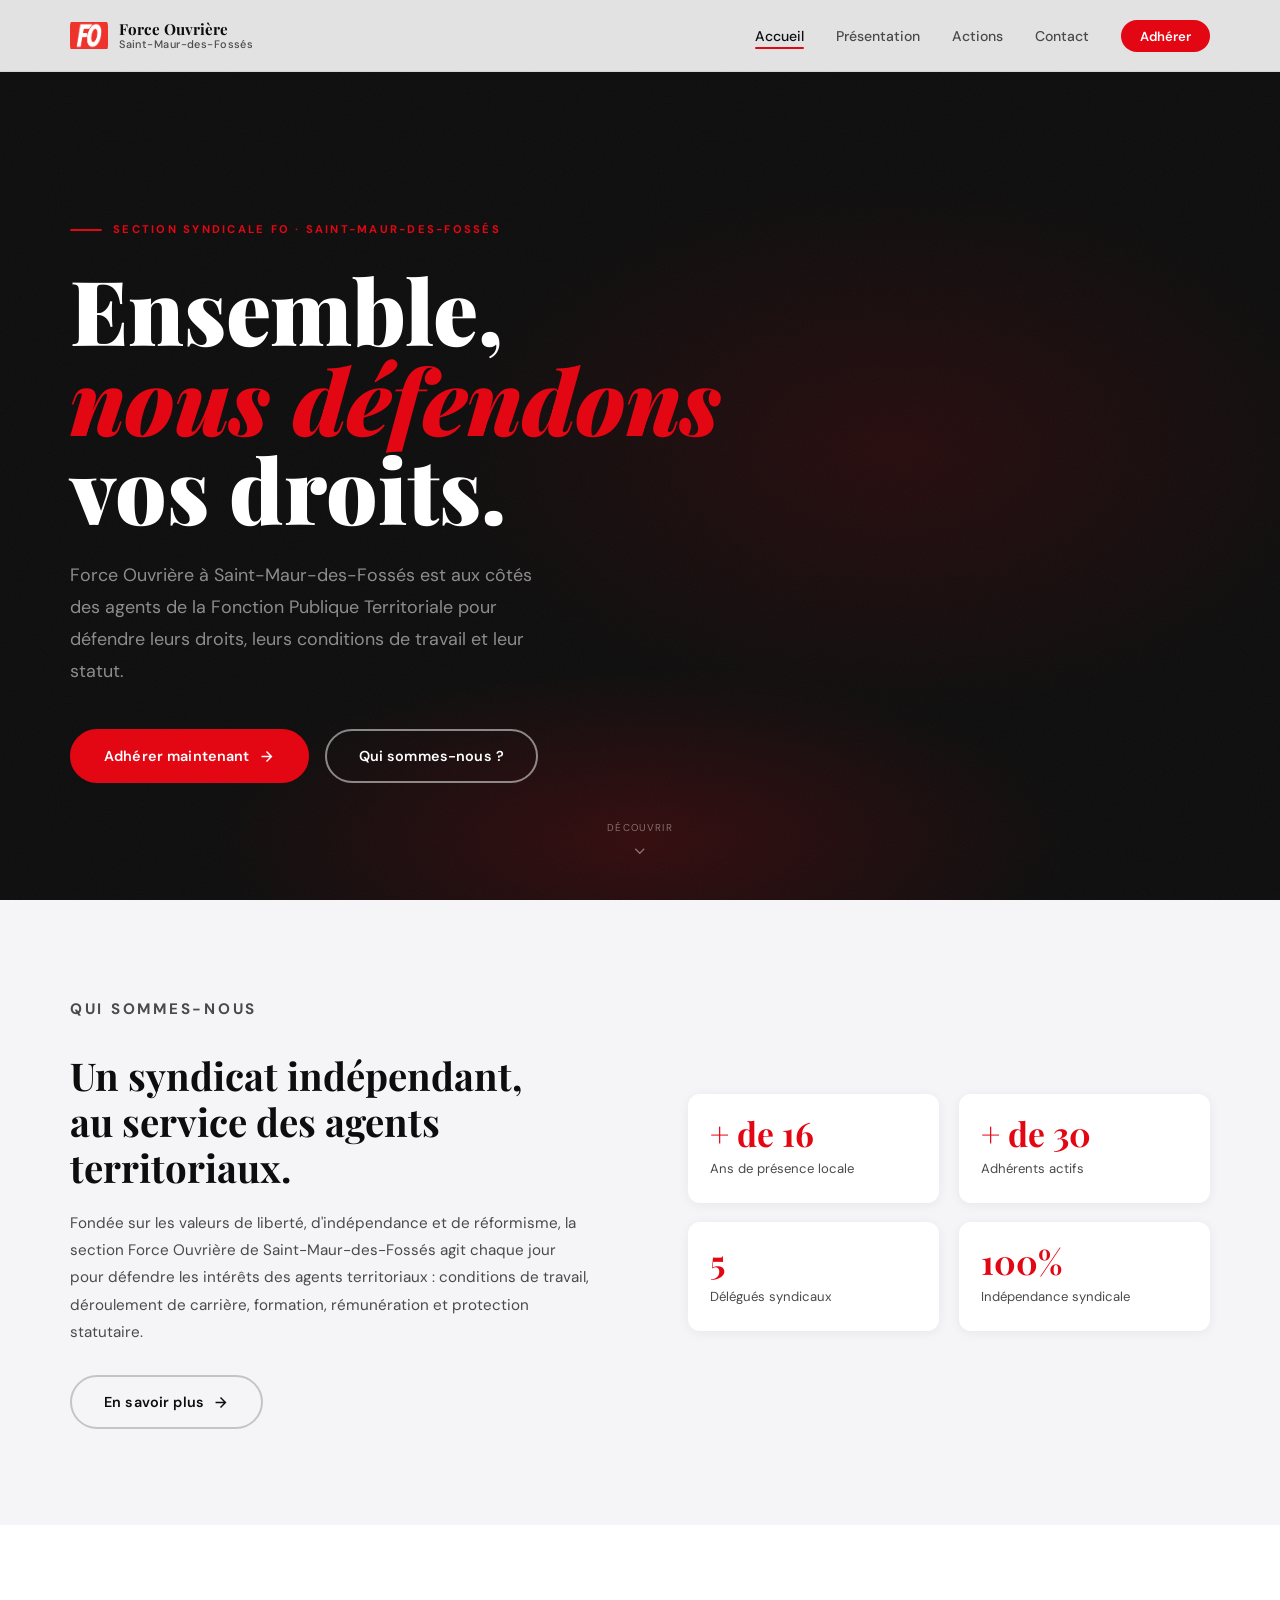
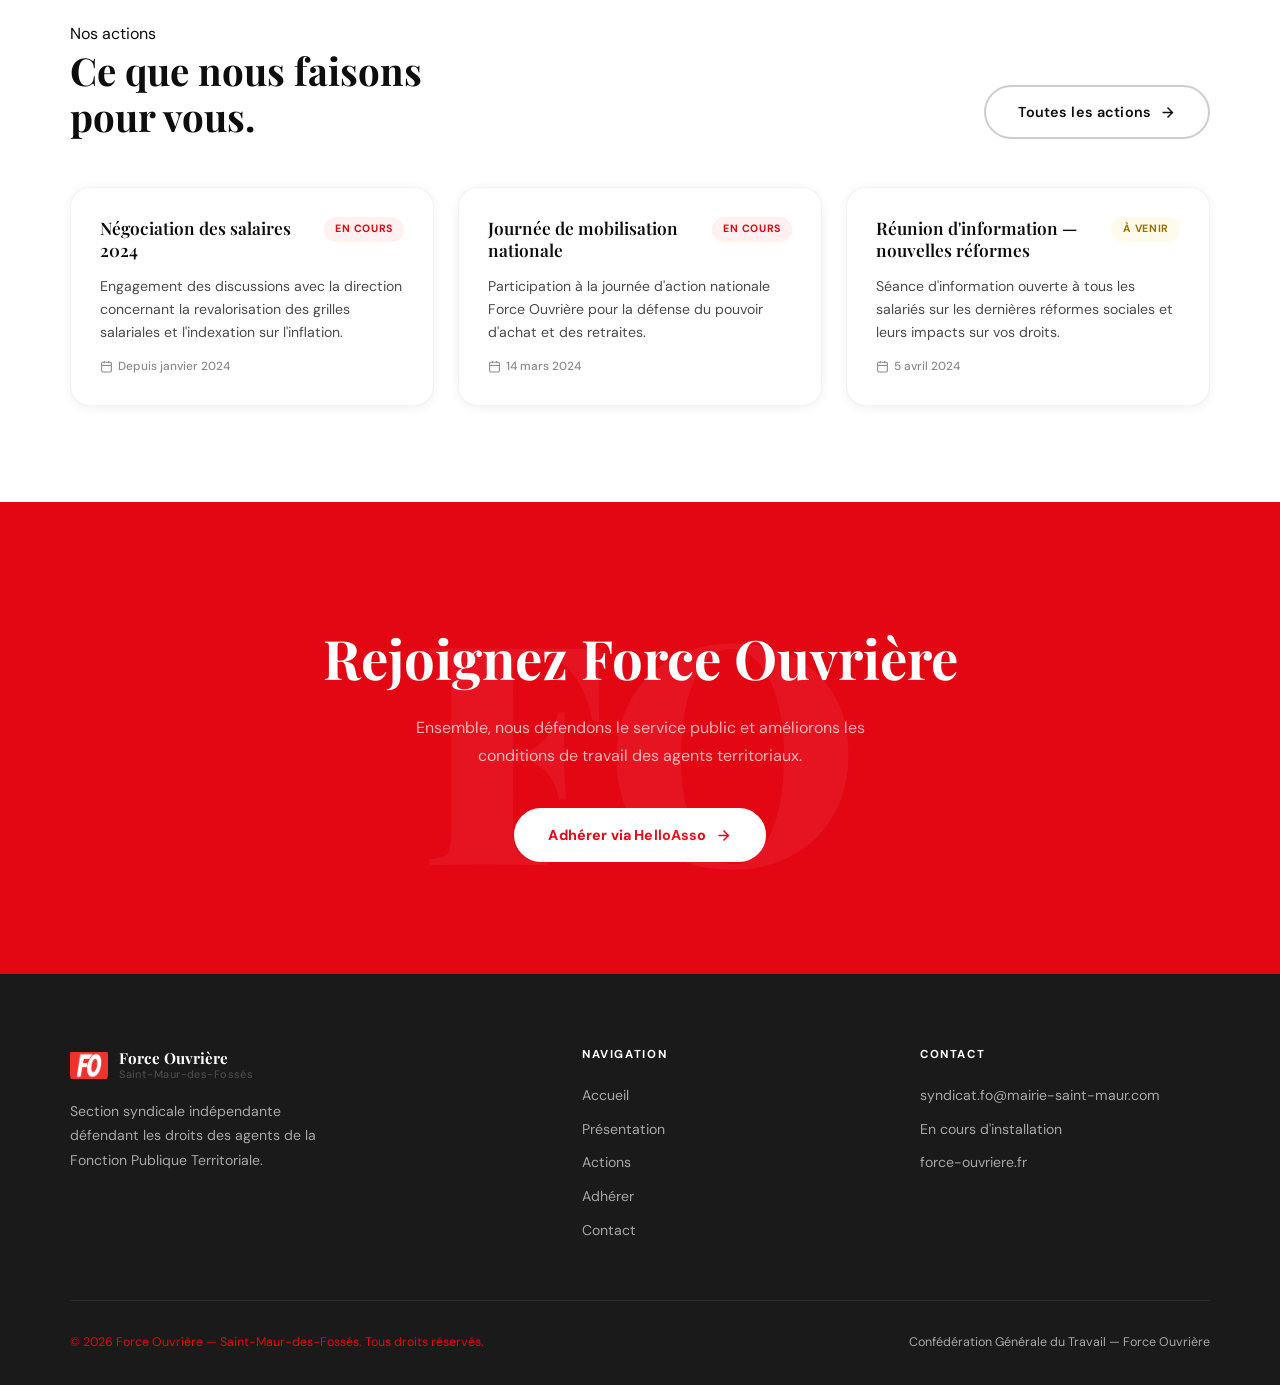
<file: index.html>
<!DOCTYPE html>
<html lang="fr">
<head>
  <meta charset="UTF-8" />
  <meta name="viewport" content="width=device-width, initial-scale=1.0" />
  <meta name="description" content="Force Ouvrière — Section syndicale de Saint-Maur-des-Fossés. Défense des agents de la Fonction Publique Territoriale, accompagnement et action syndicale." />
  <title>Force Ouvrière — Saint-Maur-des-Fossés</title>
  <link rel="stylesheet" href="css/styles.css" />

  <!-- Favicon placeholder (replace with a real .ico or .png) -->
  <link rel="icon" href="data:image/svg+xml,<svg xmlns='http://www.w3.org/2000/svg' viewBox='0 0 100 100'><rect width='100' height='100' rx='18' fill='%23E30613'/><text y='.9em' font-size='72' x='50%25' text-anchor='middle' fill='white' font-weight='bold'>FO</text></svg>" />
</head>
<body>

<!-- =============================================
     NAVBAR
     ============================================= -->
<header>
  <nav class="navbar" role="navigation" aria-label="Navigation principale">
    <div class="nav-inner">

      <!-- Logo -->
      <a href="index.html" class="nav-logo" aria-label="Accueil Force Ouvrière Saint-Maur">
        <div class="nav-logo-badge" aria-hidden="true">
              <img src="assets/images/logo-fo.png" alt="Logo Force Ouvrière" />
        </div>
        <div class="nav-logo-text">
          <span class="name">Force Ouvrière</span>
          <span class="city">Saint-Maur-des-Fossés</span>
        </div>
      </a>

      <!-- Desktop links -->
      <ul class="nav-links" role="list">
        <li><a href="index.html" class="active">Accueil</a></li>
        <li><a href="presentation.html">Présentation</a></li>
        <li><a href="actions.html">Actions</a></li>
        <li><a href="contact.html">Contact</a></li>
        <li><a href="adhesion.html" class="nav-cta">Adhérer</a></li>
      </ul>

      <!-- Hamburger button (mobile) -->
      <button class="nav-toggle" aria-label="Menu" aria-expanded="false">
        <span></span><span></span><span></span>
      </button>
    </div>
  </nav>

  <!-- Mobile dropdown menu -->
  <nav class="nav-mobile" aria-label="Menu mobile">
    <a href="index.html" class="active">Accueil</a>
    <a href="presentation.html">Présentation</a>
    <a href="actions.html">Actions</a>
    <a href="contact.html">Contact</a>
    <a href="adhesion.html" class="nav-cta">Adhérer via HelloAsso</a>
  </nav>
</header>

<main>

  <!-- =============================================
       HERO SECTION
       ============================================= -->
  <section class="hero" aria-label="Bannière principale">
    <div class="container hero-content">

      <div class="hero-eyebrow">
        <div class="hero-eyebrow-line" aria-hidden="true"></div>
        <span>Section syndicale FO · Saint-Maur-des-Fossés</span>
      </div>

      <h1>
        Ensemble,<br>
        <em>nous défendons</em><br>
        vos droits.
      </h1>

      <p class="hero-sub">
        Force Ouvrière à Saint-Maur-des-Fossés est aux côtés des agents
        de la Fonction Publique Territoriale pour défendre leurs droits,
        leurs conditions de travail et leur statut.
      </p>

      <div class="hero-btns">
        <a href="adhesion.html" class="btn btn-primary">
          Adhérer maintenant
          <svg viewBox="0 0 24 24" fill="none" stroke="currentColor" stroke-width="2" aria-hidden="true"><path d="M5 12h14M12 5l7 7-7 7"/></svg>
        </a>
        <a href="presentation.html" class="btn btn-outline">Qui sommes-nous ?</a>
      </div>
    </div>

    <!-- Scroll indicator -->
    <div class="hero-scroll" aria-hidden="true">
      <span>Découvrir</span>
      <svg viewBox="0 0 24 24"><polyline points="6 9 12 15 18 9"/></svg>
    </div>
  </section>


  <!-- =============================================
       INTRO BAND
       ============================================= -->
  <section class="intro-band" aria-label="Présentation rapide">
    <div class="container intro-inner">

      <div class="fade-in">
        <p class="intro-label">Qui sommes-nous</p>
        <h2>Un syndicat indépendant,<br>au service des agents territoriaux.</h2>
        <p>
          Fondée sur les valeurs de liberté, d'indépendance et de
          réformisme, la section Force Ouvrière de Saint-Maur-des-Fossés
          agit chaque jour pour défendre les intérêts des agents territoriaux :
          conditions de travail, déroulement de carrière, formation,
          rémunération et protection statutaire.
        </p>
        <a href="presentation.html" class="btn btn-outline-dark">
          En savoir plus
          <svg viewBox="0 0 24 24" fill="none" stroke="currentColor" stroke-width="2" aria-hidden="true"><path d="M5 12h14M12 5l7 7-7 7"/></svg>
        </a>
      </div>

      <div class="intro-stats stagger fade-in">
        <div class="stat-box">
          <strong>+ de 16</strong>
          <span>Ans de présence locale</span>
        </div>
        <div class="stat-box">
          <strong>+ de 30</strong>
          <span>Adhérents actifs</span>
        </div>
        <div class="stat-box">
          <strong>5</strong>
          <span>Délégués syndicaux</span>
        </div>
        <div class="stat-box">
          <strong>100%</strong>
          <span>Indépendance syndicale</span>
        </div>
      </div>

    </div>
  </section>


  <!-- =============================================
       ACTIONS PREVIEW
       ============================================= -->
  <section class="actions-preview" aria-label="Actions syndicales récentes">
    <div class="container">

      <div class="section-header fade-in">
        <div>
          <p class="section-tag">Nos actions</p>
          <h2>Ce que nous faisons<br>pour vous.</h2>
        </div>
        <a href="actions.html" class="btn btn-outline-dark">
          Toutes les actions
          <svg viewBox="0 0 24 24" fill="none" stroke="currentColor" stroke-width="2" aria-hidden="true"><path d="M5 12h14M12 5l7 7-7 7"/></svg>
        </a>
      </div>

      <!-- Cards injected by JS from ACTIONS array -->
      <div class="action-cards-grid stagger" id="home-actions-grid" aria-live="polite"></div>

    </div>
  </section>


  <!-- =============================================
       JOIN CTA BAND
       ============================================= -->
  <section class="join-band" aria-label="Appel à adhésion">
    <div class="container fade-in">
      <h2>Rejoignez Force Ouvrière</h2>
      <p>
        Ensemble, nous défendons le service public et améliorons
        les conditions de travail des agents territoriaux.
      </p>
      <a href="adhesion.html" class="btn btn-white">
        Adhérer via HelloAsso
        <svg viewBox="0 0 24 24" fill="none" stroke="currentColor" stroke-width="2" aria-hidden="true"><path d="M5 12h14M12 5l7 7-7 7"/></svg>
      </a>
    </div>
  </section>

</main>


<!-- =============================================
     FOOTER
     ============================================= -->
<footer role="contentinfo">
  <div class="container">
    <div class="footer-grid">

      <!-- Brand -->
      <div class="footer-brand">
        <div class="nav-logo">
          <div class="nav-logo-badge" aria-hidden="true">
              <img src="assets/images/logo-fo.png" alt="Logo Force Ouvrière" />
        </div>
          <div class="nav-logo-text">
            <span class="name">Force Ouvrière</span>
            <span class="city">Saint-Maur-des-Fossés</span>
          </div>
        </div>
        <p>Section syndicale indépendante défendant les droits des agents de la Fonction Publique Territoriale.</p>
      </div>

      <!-- Nav links -->
      <div class="footer-col">
        <h4>Navigation</h4>
        <a href="index.html">Accueil</a>
        <a href="presentation.html">Présentation</a>
        <a href="actions.html">Actions</a>
        <a href="adhesion.html">Adhérer</a>
        <a href="contact.html">Contact</a>
      </div>

      <!-- Contact info -->
      <div class="footer-col">
        <h4>Contact</h4>
        <a href="mailto:syndicat.fo@mairie-saint-maur.com">syndicat.fo@mairie-saint-maur.com</a>
        <a href="tel:">En cours d'installation</a>
        <a href="https://www.force-ouvriere.fr" target="_blank" rel="noopener">force-ouvriere.fr</a>
      </div>

    </div>

    <div class="footer-bottom">
      <span class="fo-red">© 2026 Force Ouvrière — Saint-Maur-des-Fossés. Tous droits réservés.</span>
      <span>Confédération Générale du Travail — Force Ouvrière</span>
    </div>
  </div>
</footer>

<script src="js/script.js"></script>
</body>
</html>
</file>
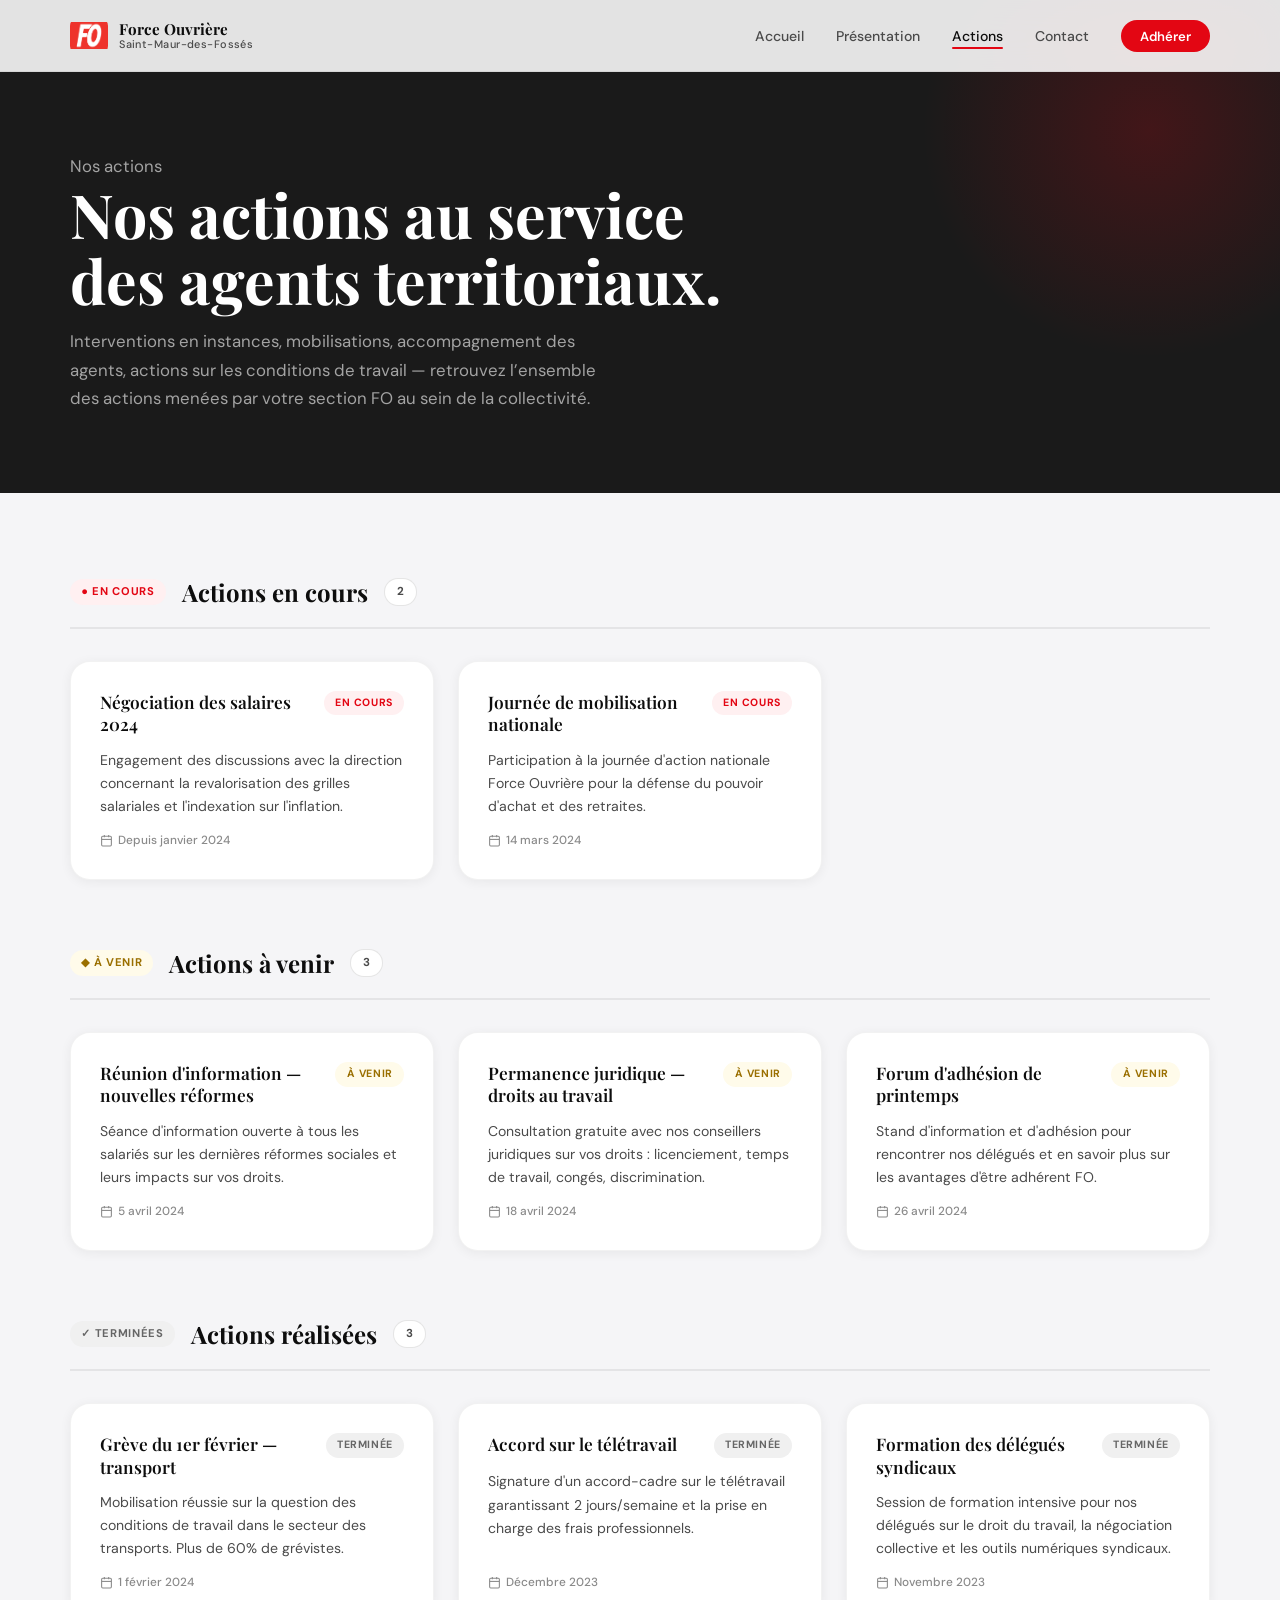
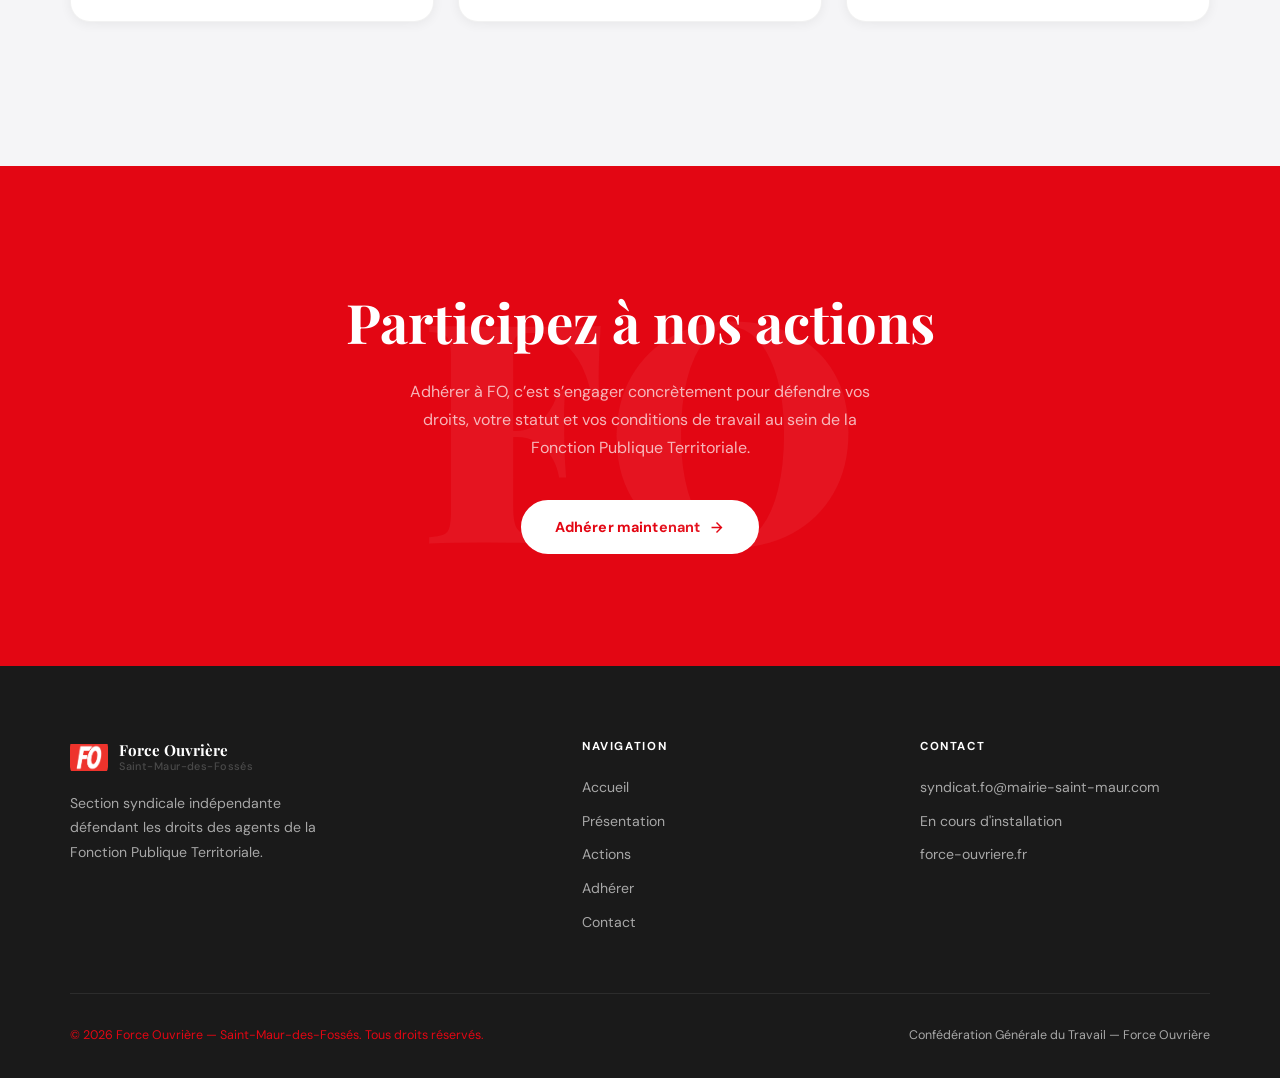
<file: actions.html>
<!DOCTYPE html>
<html lang="fr">
<head>
  <meta charset="UTF-8" />
  <meta name="viewport" content="width=device-width, initial-scale=1.0" />
  <meta name="description" content="Nos actions syndicales — Force Ouvrière Saint-Maur-des-Fossés. Défense des agents de la Fonction Publique Territoriale : actions en cours, à venir et réalisées." />
  <title>Actions — Force Ouvrière Saint-Maur-des-Fossés</title>
  <link rel="stylesheet" href="css/styles.css" />
  <link rel="icon" href="data:image/svg+xml,<svg xmlns='http://www.w3.org/2000/svg' viewBox='0 0 100 100'><rect width='100' height='100' rx='18' fill='%23E30613'/><text y='.9em' font-size='72' x='50%25' text-anchor='middle' fill='white' font-weight='bold'>FO</text></svg>" />
</head>
<body>

<!-- =============================================
     NAVBAR
     ============================================= -->
<header>
  <nav class="navbar" role="navigation" aria-label="Navigation principale">
    <div class="nav-inner">
      <a href="index.html" class="nav-logo" aria-label="Accueil Force Ouvrière Saint-Maur">
        <div class="nav-logo-badge" aria-hidden="true">
              <img src="assets/images/logo-fo.png" alt="Logo Force Ouvrière" />
        </div>
        <div class="nav-logo-text">
          <span class="name">Force Ouvrière</span>
          <span class="city">Saint-Maur-des-Fossés</span>
        </div>
      </a>
      <ul class="nav-links" role="list">
        <li><a href="index.html">Accueil</a></li>
        <li><a href="presentation.html">Présentation</a></li>
        <li><a href="actions.html" class="active">Actions</a></li>
        <li><a href="contact.html">Contact</a></li>
        <li><a href="adhesion.html" class="nav-cta">Adhérer</a></li>
      </ul>
      <button class="nav-toggle" aria-label="Menu" aria-expanded="false">
        <span></span><span></span><span></span>
      </button>
    </div>
  </nav>
  <nav class="nav-mobile" aria-label="Menu mobile">
    <a href="index.html">Accueil</a>
    <a href="presentation.html">Présentation</a>
    <a href="actions.html" class="active">Actions</a>
    <a href="contact.html">Contact</a>
    <a href="adhesion.html" class="nav-cta">Adhérer via HelloAsso</a>
  </nav>
</header>

<main>

  <!-- =============================================
       PAGE HEADER
       ============================================= -->
  <section class="page-header fade-in" aria-label="En-tête de page">
    <div class="container">
      <p class="section-tag">Nos actions</p>
      <h1>Nos actions au service<br>des agents territoriaux.</h1>
      <p>
        Interventions en instances, mobilisations, accompagnement des agents,
        actions sur les conditions de travail — retrouvez l’ensemble des actions
        menées par votre section FO au sein de la collectivité.
      </p>
    </div>
  </section>


  <!-- =============================================
       ACTIONS — 3 CATEGORIES (rendered by JS)
       ============================================= -->
  <section class="actions-page-section" aria-label="Liste des actions">
    <div class="container">

      <!-- ── En cours ─────────────────────────── -->
      <div class="actions-category fade-in">
        <div class="category-title">
          <!-- Red dot indicator -->
          <span class="badge badge-encours" style="font-size:.7rem;">● En cours</span>
          <h2>Actions en cours</h2>
          <span class="category-count" data-count="en cours" aria-label="Nombre d'actions en cours">0</span>
        </div>
        <!--
          The JS renderActions() function fills this container.
          To add/edit actions, modify the ACTIONS array in js/script.js
        -->
        <div class="actions-grid" id="actions-encours" aria-live="polite" aria-label="Actions en cours"></div>
      </div>

      <!-- ── À venir ──────────────────────────── -->
      <div class="actions-category fade-in">
        <div class="category-title">
          <span class="badge badge-avenir" style="font-size:.7rem;">◆ À venir</span>
          <h2>Actions à venir</h2>
          <span class="category-count" data-count="à venir" aria-label="Nombre d'actions à venir">0</span>
        </div>
        <div class="actions-grid" id="actions-avenir" aria-live="polite" aria-label="Actions à venir"></div>
      </div>

      <!-- ── Terminées ────────────────────────── -->
      <div class="actions-category fade-in">
        <div class="category-title">
          <span class="badge badge-terminee" style="font-size:.7rem;">✓ Terminées</span>
          <h2>Actions réalisées</h2>
          <span class="category-count" data-count="terminée" aria-label="Nombre d'actions terminées">0</span>
        </div>
        <div class="actions-grid" id="actions-terminee" aria-live="polite" aria-label="Actions terminées"></div>
      </div>

    </div>
  </section>


  <!-- =============================================
       JOIN CTA BAND
       ============================================= -->
  <section class="join-band" aria-label="Appel à adhésion">
    <div class="container fade-in">
      <h2>Participez à nos actions</h2>
      <p>
        Adhérer à FO, c’est s’engager concrètement pour défendre
        vos droits, votre statut et vos conditions de travail
        au sein de la Fonction Publique Territoriale.
      </p>
      <a href="adhesion.html" class="btn btn-white">
        Adhérer maintenant
        <svg viewBox="0 0 24 24" fill="none" stroke="currentColor" stroke-width="2" aria-hidden="true"><path d="M5 12h14M12 5l7 7-7 7"/></svg>
      </a>
    </div>
  </section>

</main>


<!-- =============================================
     FOOTER
     ============================================= -->
<footer role="contentinfo">
  <div class="container">
    <div class="footer-grid">
      <div class="footer-brand">
        <div class="nav-logo">
          <div class="nav-logo-badge" aria-hidden="true">
              <img src="assets/images/logo-fo.png" alt="Logo Force Ouvrière" />
        </div>
          <div class="nav-logo-text">
            <span class="name">Force Ouvrière</span>
            <span class="city">Saint-Maur-des-Fossés</span>
          </div>
        </div>
        <p>Section syndicale indépendante défendant les droits des agents de la Fonction Publique Territoriale.</p>
      </div>
      <div class="footer-col">
        <h4>Navigation</h4>
        <a href="index.html">Accueil</a>
        <a href="presentation.html">Présentation</a>
        <a href="actions.html">Actions</a>
        <a href="adhesion.html">Adhérer</a>
        <a href="contact.html">Contact</a>
      </div>
      <div class="footer-col">
        <h4>Contact</h4>
        <a href="mailto:syndicat.fo@mairie-saint-maur.com">syndicat.fo@mairie-saint-maur.com</a>
        <a href="tel:">En cours d'installation</a>
        <a href="https://www.force-ouvriere.fr" target="_blank" rel="noopener">force-ouvriere.fr</a>
      </div>
    </div>
    <div class="footer-bottom">
      <span class="fo-red">© 2026 Force Ouvrière — Saint-Maur-des-Fossés. Tous droits réservés.</span>
      <span>Confédération Générale du Travail — Force Ouvrière</span>
    </div>
  </div>
</footer>

<script src="js/script.js"></script>
</body>
</html>
</file>
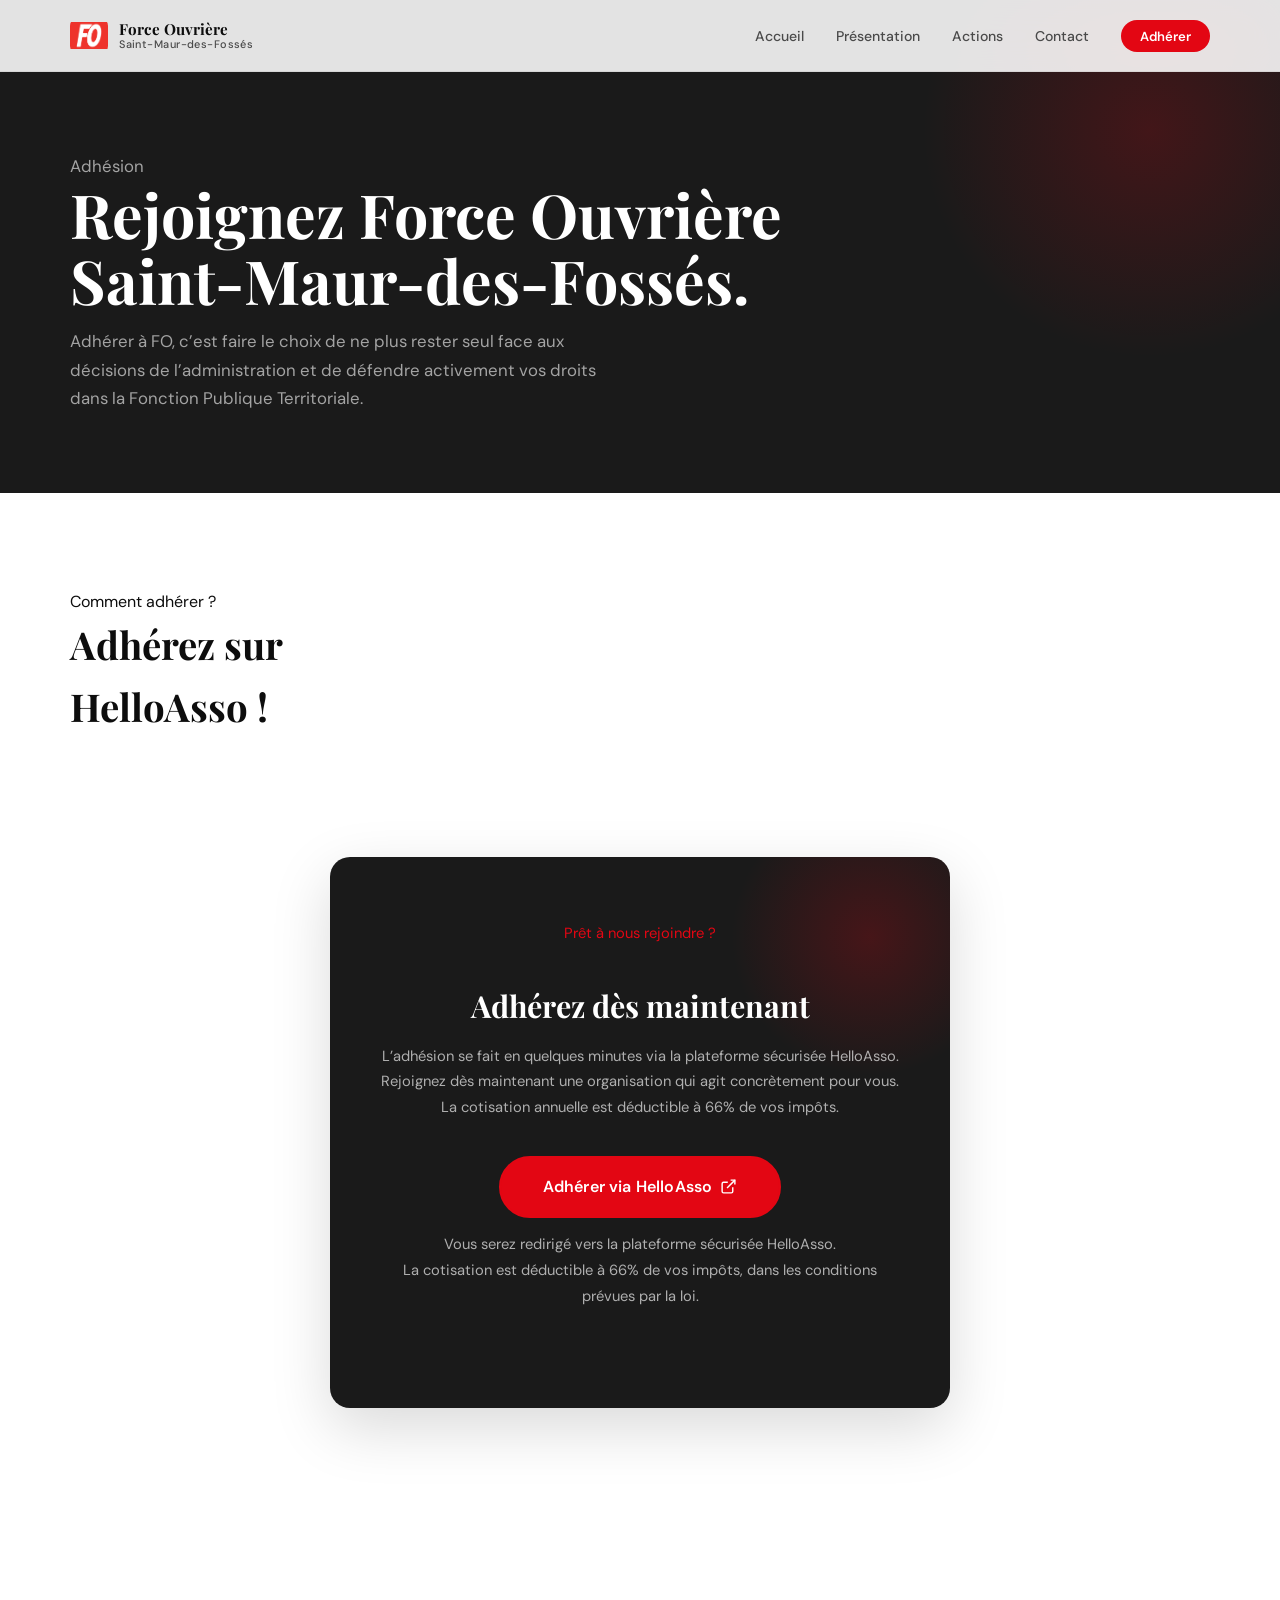
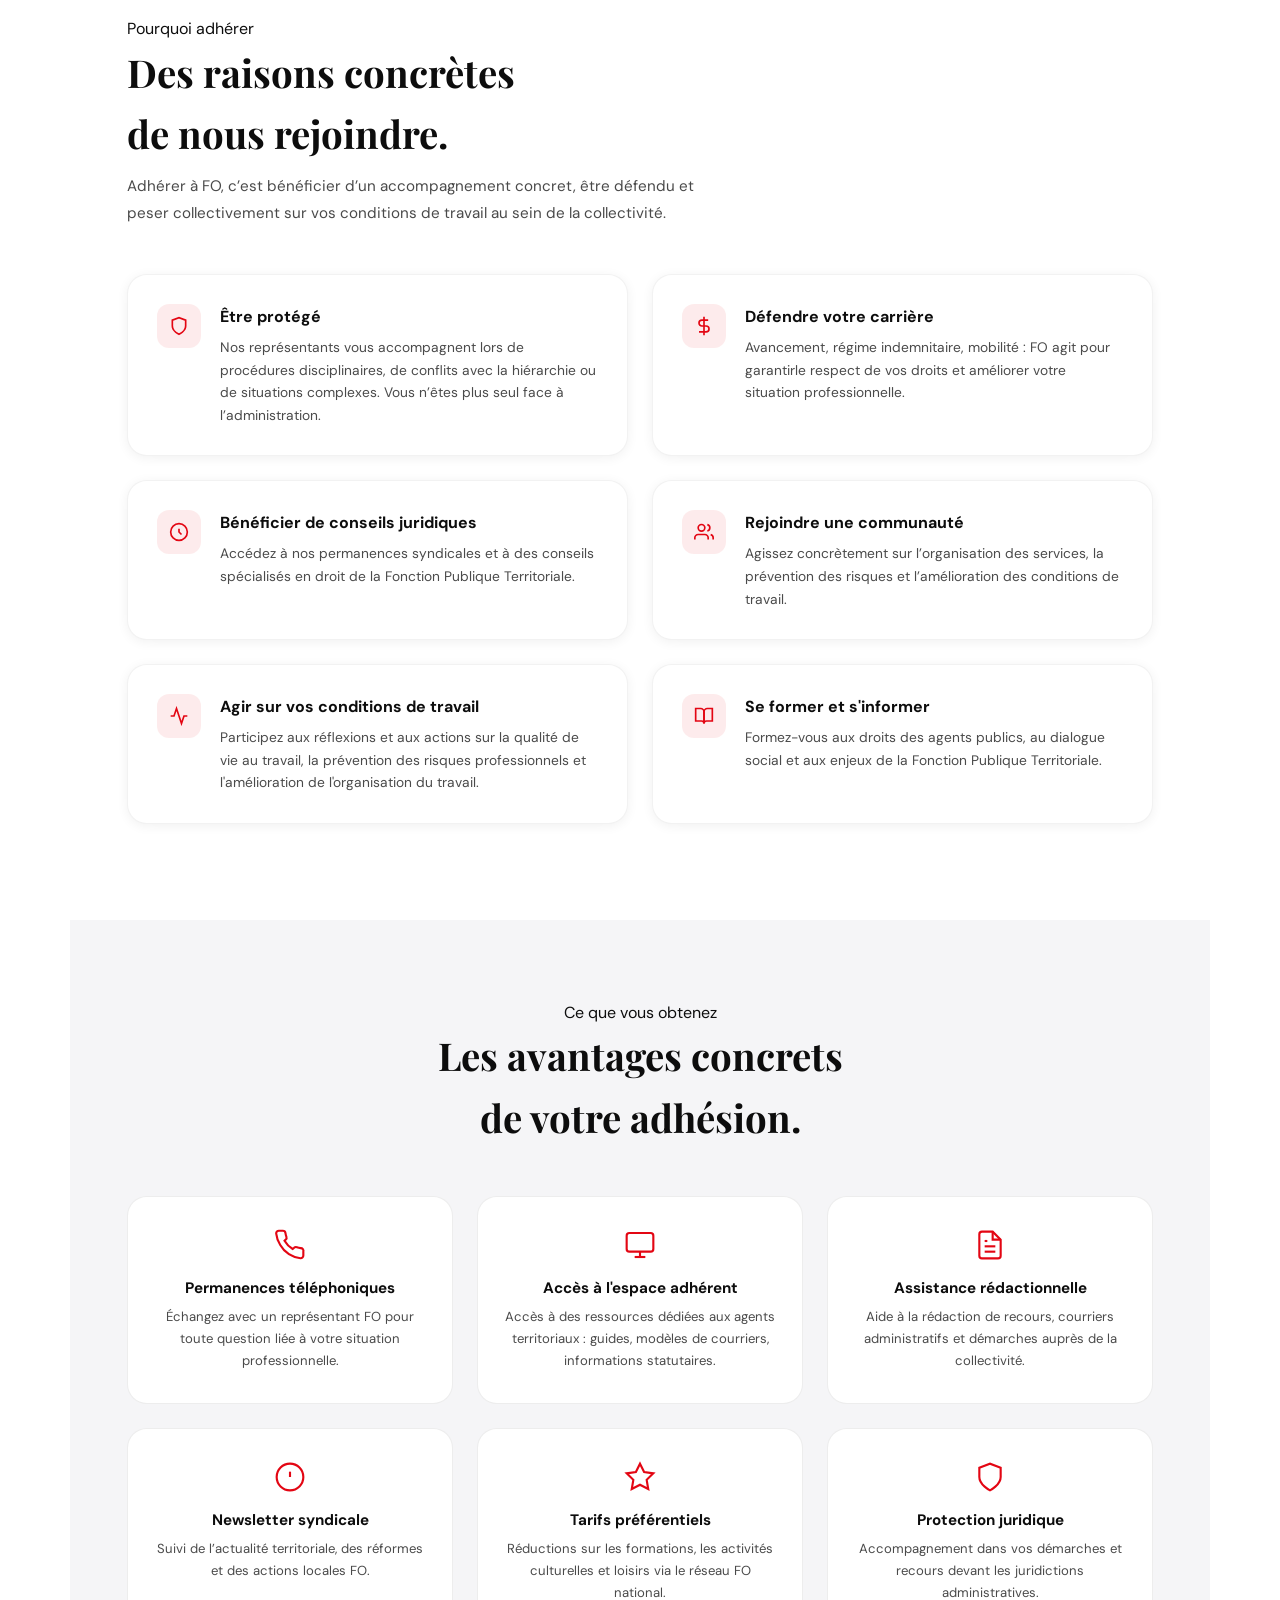
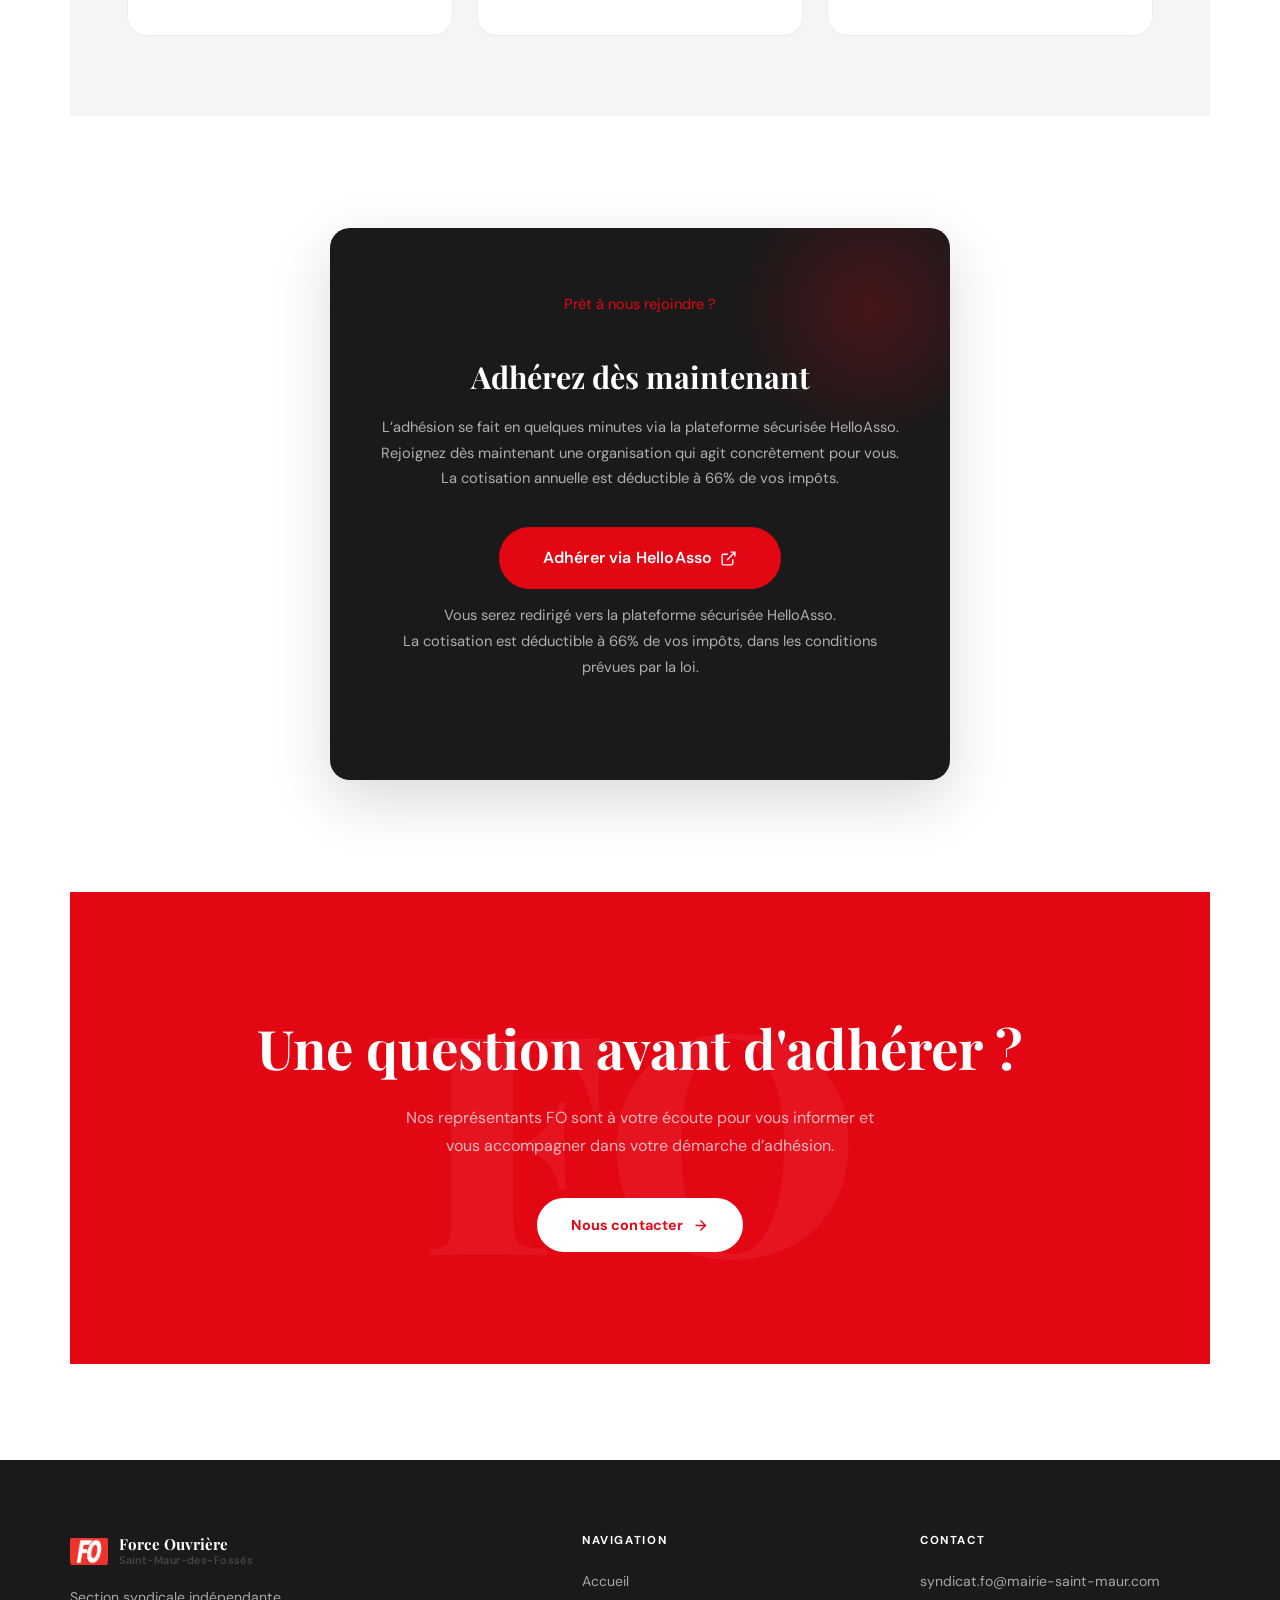
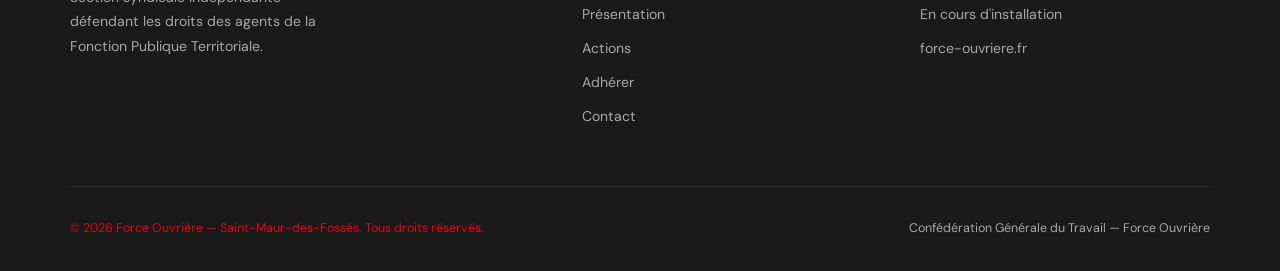
<file: adhesion.html>
<!DOCTYPE html>
<html lang="fr">
<head>
  <meta charset="UTF-8" />
  <meta name="viewport" content="width=device-width, initial-scale=1.0" />
  <meta name="description" content="Adhérer à Force Ouvrière Saint-Maur-des-Fossés. Rejoignez un syndicat qui défend les agents de la Fonction Publique Territoriale et accompagne chaque situation." />
  <title>Adhérer — Force Ouvrière Saint-Maur-des-Fossés</title>
  <link rel="stylesheet" href="css/styles.css" />
  <link rel="icon" href="data:image/svg+xml,<svg xmlns='http://www.w3.org/2000/svg' viewBox='0 0 100 100'><rect width='100' height='100' rx='18' fill='%23E30613'/><text y='.9em' font-size='72' x='50%25' text-anchor='middle' fill='white' font-weight='bold'>FO</text></svg>" />
</head>
<body>

<!-- =============================================
     NAVBAR
     ============================================= -->
<header>
  <nav class="navbar" role="navigation" aria-label="Navigation principale">
    <div class="nav-inner">
      <a href="index.html" class="nav-logo" aria-label="Accueil Force Ouvrière Saint-Maur">
        <div class="nav-logo-badge" aria-hidden="true">
              <img src="assets/images/logo-fo.png" alt="Logo Force Ouvrière" />
        </div>
        <div class="nav-logo-text">
          <span class="name">Force Ouvrière</span>
          <span class="city">Saint-Maur-des-Fossés</span>
        </div>
      </a>
      <ul class="nav-links" role="list">
        <li><a href="index.html">Accueil</a></li>
        <li><a href="presentation.html">Présentation</a></li>
        <li><a href="actions.html">Actions</a></li>
        <li><a href="contact.html">Contact</a></li>
        <li><a href="adhesion.html" class="nav-cta active">Adhérer</a></li>
      </ul>
      <button class="nav-toggle" aria-label="Menu" aria-expanded="false">
        <span></span><span></span><span></span>
      </button>
    </div>
  </nav>
  <nav class="nav-mobile" aria-label="Menu mobile">
    <a href="index.html">Accueil</a>
    <a href="presentation.html">Présentation</a>
    <a href="actions.html">Actions</a>
    <a href="contact.html">Contact</a>
    <a href="adhesion.html" class="nav-cta active">Adhérer via HelloAsso</a>
  </nav>
</header>

<main>

  <!-- =============================================
       PAGE HEADER
       ============================================= -->
  <section class="page-header fade-in" aria-label="En-tête de page">
    <div class="container">
      <p class="section-tag">Adhésion</p>
      <h1>Rejoignez Force Ouvrière<br>Saint-Maur-des-Fossés.</h1>
      <p>
        Adhérer à FO, c’est faire le choix de ne plus rester seul face
        aux décisions de l’administration et de défendre activement
        vos droits dans la Fonction Publique Territoriale.
      </p>
    </div>
  </section>

 <section class="why-section" aria-labelledby="why-title">
    <div class="container">

      <div class="fade-in">
        <p class="section-tag">Comment adhérer ?</p>
        <h2 class="section-title" id="why-title">Adhérez sur<br>HelloAsso !</h2>
 <!-- =============================================
       CTA HELLOASSO
       ============================================= -->
  <section class="adhesion-cta-section" aria-labelledby="cta-title">
    <div class="container">
      <div class="adhesion-cta-card fade-in">
        <p class="section-tag" style="color: var(--red);">Prêt à nous rejoindre ?</p>
        <h2 id="cta-title">Adhérez dès maintenant</h2>
        <p>
          L’adhésion se fait en quelques minutes via la plateforme sécurisée HelloAsso.
          Rejoignez dès maintenant une organisation qui agit concrètement pour vous.
          La cotisation annuelle est déductible à 66% de vos impôts.
        </p>

        <!--
          ╔══════════════════════════════════════════════════╗
          ║  LIEN HELLOASSO — À REMPLACER PAR VOTRE VRAI URL ║
          ║  Exemple : https://www.helloasso.com/...         ║
          ╚══════════════════════════════════════════════════╝
        -->
        <a
          href="https://www.helloasso.com/associations/VOTRE-LIEN-ICI"
          class="btn btn-primary"
          target="_blank"
          rel="noopener noreferrer"
          aria-label="Adhérer à Force Ouvrière Saint-Maur-des-Fossés via HelloAsso (nouvelle fenêtre)"
        >
          Adhérer via HelloAsso
          <svg viewBox="0 0 24 24" fill="none" stroke="currentColor" stroke-width="2" aria-hidden="true"><path d="M18 13v6a2 2 0 0 1-2 2H5a2 2 0 0 1-2-2V8a2 2 0 0 1 2-2h6"/><polyline points="15 3 21 3 21 9"/><line x1="10" y1="14" x2="21" y2="3"/></svg>
        </a>

        <p class="adhesion-note">
          Vous serez redirigé vers la plateforme sécurisée HelloAsso.<br>
          La cotisation est déductible à 66% de vos impôts, dans les conditions prévues par la loi.
        </p>
      </div>
    </div>
  </section>


  <!-- =============================================
       POURQUOI ADHÉRER
       ============================================= -->
  <section class="why-section" aria-labelledby="why-title">
    <div class="container">

      <div class="fade-in">
        <p class="section-tag">Pourquoi adhérer</p>
        <h2 class="section-title" id="why-title">Des raisons concrètes<br>de nous rejoindre.</h2>
        <p class="section-intro">
          Adhérer à FO, c’est bénéficier d’un accompagnement concret,
          être défendu et peser collectivement sur vos conditions de travail
          au sein de la collectivité.
        </p>
      </div>

      <div class="why-grid stagger fade-in">

        <div class="why-card">
          <div class="why-card-icon" aria-hidden="true">
            <svg viewBox="0 0 24 24"><path d="M12 22s8-4 8-10V5l-8-3-8 3v7c0 6 8 10 8 10z"/></svg>
          </div>
          <div>
            <h3>Être protégé</h3>
            <p>Nos représentants vous accompagnent lors de procédures disciplinaires, de conflits avec la hiérarchie ou de situations complexes.
            Vous n’êtes plus seul face à l’administration.</p>
          </div>
        </div>

        <div class="why-card">
          <div class="why-card-icon" aria-hidden="true">
            <svg viewBox="0 0 24 24"><path d="M12 1v22M17 5H9.5a3.5 3.5 0 0 0 0 7h5a3.5 3.5 0 0 1 0 7H6"/></svg>
          </div>
          <div>
            <h3>Défendre votre carrière</h3>
            <p>Avancement, régime indemnitaire, mobilité : FO agit pour garantirle respect de vos droits et améliorer votre situation professionnelle.</p>
          </div>
        </div>

        <div class="why-card">
          <div class="why-card-icon" aria-hidden="true">
            <svg viewBox="0 0 24 24"><circle cx="12" cy="12" r="10"/><path d="M12 8v4l3 3"/></svg>
          </div>
          <div>
            <h3>Bénéficier de conseils juridiques</h3>
            <p>Accédez à nos permanences syndicales et à des conseils spécialisés en droit de la Fonction Publique Territoriale.</p>
          </div>
        </div>

        <div class="why-card">
          <div class="why-card-icon" aria-hidden="true">
            <svg viewBox="0 0 24 24"><path d="M17 21v-2a4 4 0 0 0-4-4H5a4 4 0 0 0-4 4v2"/><circle cx="9" cy="7" r="4"/><path d="M23 21v-2a4 4 0 0 0-3-3.87"/><path d="M16 3.13a4 4 0 0 1 0 7.75"/></svg>
          </div>
          <div>
            <h3>Rejoindre une communauté</h3>
            <p>Agissez concrètement sur l’organisation des services, la prévention des risques et l’amélioration des conditions de travail.</p>
          </div>
        </div>

        <div class="why-card">
          <div class="why-card-icon" aria-hidden="true">
            <svg viewBox="0 0 24 24"><polyline points="22 12 18 12 15 21 9 3 6 12 2 12"/></svg>
          </div>
          <div>
            <h3>Agir sur vos conditions de travail</h3>
            <p>Participez aux réflexions et aux actions sur la qualité de vie au travail, la prévention des risques professionnels et l'amélioration de l'organisation du travail.</p>
          </div>
        </div>

        <div class="why-card">
          <div class="why-card-icon" aria-hidden="true">
            <svg viewBox="0 0 24 24"><path d="M2 3h6a4 4 0 0 1 4 4v14a3 3 0 0 0-3-3H2z"/><path d="M22 3h-6a4 4 0 0 0-4 4v14a3 3 0 0 1 3-3h7z"/></svg>
          </div>
          <div>
            <h3>Se former et s'informer</h3>
            <p>Formez-vous aux droits des agents publics, au dialogue social et aux enjeux de la Fonction Publique Territoriale.</p>
          </div>
        </div>

      </div>
    </div>
  </section>


  <!-- =============================================
       AVANTAGES DE L'ADHÉSION
       ============================================= -->
  <section class="benefits-section" aria-labelledby="benefits-title">
    <div class="container">

      <div class="fade-in" style="text-align:center;">
        <p class="section-tag">Ce que vous obtenez</p>
        <h2 class="section-title" id="benefits-title">Les avantages concrets<br>de votre adhésion.</h2>
      </div>

      <div class="benefits-grid stagger fade-in">

        <div class="benefit-item">
          <svg viewBox="0 0 24 24" aria-hidden="true"><path d="M22 16.92v3a2 2 0 0 1-2.18 2 19.79 19.79 0 0 1-8.63-3.07A19.5 19.5 0 0 1 4.69 12a19.79 19.79 0 0 1-3.07-8.67A2 2 0 0 1 3.6 1.3h3a2 2 0 0 1 2 1.72c.127.96.361 1.903.7 2.81a2 2 0 0 1-.45 2.11L7.91 8.86a16 16 0 0 0 6.13 6.13l1.02-.92a2 2 0 0 1 2.11-.45c.907.339 1.85.573 2.81.7A2 2 0 0 1 22 16.92z"/></svg>
          <h3>Permanences téléphoniques</h3>
          <p>Échangez avec un représentant FO pour toute question liée à votre situation professionnelle.</p>
        </div>

        <div class="benefit-item">
          <svg viewBox="0 0 24 24" aria-hidden="true"><rect x="2" y="3" width="20" height="14" rx="2" ry="2"/><line x1="8" y1="21" x2="16" y2="21"/><line x1="12" y1="17" x2="12" y2="21"/></svg>
          <h3>Accès à l'espace adhérent</h3>
          <p>Accès à des ressources dédiées aux agents territoriaux : guides, modèles de courriers, informations statutaires.</p>
        </div>

        <div class="benefit-item">
          <svg viewBox="0 0 24 24" aria-hidden="true"><path d="M14 2H6a2 2 0 0 0-2 2v16a2 2 0 0 0 2 2h12a2 2 0 0 0 2-2V8z"/><polyline points="14 2 14 8 20 8"/><line x1="16" y1="13" x2="8" y2="13"/><line x1="16" y1="17" x2="8" y2="17"/><polyline points="10 9 9 9 8 9"/></svg>
          <h3>Assistance rédactionnelle</h3>
          <p>Aide à la rédaction de recours, courriers administratifs et démarches auprès de la collectivité.</p>
        </div>

        <div class="benefit-item">
          <svg viewBox="0 0 24 24" aria-hidden="true"><circle cx="12" cy="12" r="10"/><line x1="12" y1="8" x2="12" y2="12"/><line x1="12" y1="16" x2="12.01" y2="16"/></svg>
          <h3>Newsletter syndicale</h3>
          <p>Suivi de l’actualité territoriale, des réformes et des actions locales FO.</p>
        </div>

        <div class="benefit-item">
          <svg viewBox="0 0 24 24" aria-hidden="true"><polygon points="12 2 15.09 8.26 22 9.27 17 14.14 18.18 21.02 12 17.77 5.82 21.02 7 14.14 2 9.27 8.91 8.26 12 2"/></svg>
          <h3>Tarifs préférentiels</h3>
          <p>Réductions sur les formations, les activités culturelles et loisirs via le réseau FO national.</p>
        </div>

        <div class="benefit-item">
          <svg viewBox="0 0 24 24" aria-hidden="true"><path d="M12 22s8-4 8-10V5l-8-3-8 3v7c0 6 8 10 8 10z"/></svg>
          <h3>Protection juridique</h3>
          <p>Accompagnement dans vos démarches et recours devant les juridictions administratives.</p>
        </div>

      </div>
    </div>
  </section>


  <!-- =============================================
       CTA HELLOASSO
       ============================================= -->
  <section class="adhesion-cta-section" aria-labelledby="cta-title">
    <div class="container">
      <div class="adhesion-cta-card fade-in">
        <p class="section-tag" style="color: var(--red);">Prêt à nous rejoindre ?</p>
        <h2 id="cta-title">Adhérez dès maintenant</h2>
        <p>
          L’adhésion se fait en quelques minutes via la plateforme sécurisée HelloAsso.
          Rejoignez dès maintenant une organisation qui agit concrètement pour vous.
          La cotisation annuelle est déductible à 66% de vos impôts.
        </p>

        <!--
          ╔══════════════════════════════════════════════════╗
          ║  LIEN HELLOASSO — À REMPLACER PAR VOTRE VRAI URL ║
          ║  Exemple : https://www.helloasso.com/...         ║
          ╚══════════════════════════════════════════════════╝
        -->
        <a
          href="https://www.helloasso.com/associations/VOTRE-LIEN-ICI"
          class="btn btn-primary"
          target="_blank"
          rel="noopener noreferrer"
          aria-label="Adhérer à Force Ouvrière Saint-Maur-des-Fossés via HelloAsso (nouvelle fenêtre)"
        >
          Adhérer via HelloAsso
          <svg viewBox="0 0 24 24" fill="none" stroke="currentColor" stroke-width="2" aria-hidden="true"><path d="M18 13v6a2 2 0 0 1-2 2H5a2 2 0 0 1-2-2V8a2 2 0 0 1 2-2h6"/><polyline points="15 3 21 3 21 9"/><line x1="10" y1="14" x2="21" y2="3"/></svg>
        </a>

        <p class="adhesion-note">
          Vous serez redirigé vers la plateforme sécurisée HelloAsso.<br>
          La cotisation est déductible à 66% de vos impôts, dans les conditions prévues par la loi.
        </p>
      </div>
    </div>
  </section>


  <!-- =============================================
       CONTACT CTA
       ============================================= -->
  <section class="join-band" aria-label="Contact">
    <div class="container fade-in">
      <h2>Une question avant d'adhérer ?</h2>
      <p>
        Nos représentants FO sont à votre écoute pour vous informer
        et vous accompagner dans votre démarche d’adhésion.
      </p>
      <a href="contact.html" class="btn btn-white">
        Nous contacter
        <svg viewBox="0 0 24 24" fill="none" stroke="currentColor" stroke-width="2" aria-hidden="true"><path d="M5 12h14M12 5l7 7-7 7"/></svg>
      </a>
    </div>
  </section>

</main>


<!-- =============================================
     FOOTER
     ============================================= -->
<footer role="contentinfo">
  <div class="container">
    <div class="footer-grid">
      <div class="footer-brand">
        <div class="nav-logo">
          <div class="nav-logo-badge" aria-hidden="true">
              <img src="assets/images/logo-fo.png" alt="Logo Force Ouvrière" />
        </div>
          <div class="nav-logo-text">
            <span class="name">Force Ouvrière</span>
            <span class="city">Saint-Maur-des-Fossés</span>
          </div>
        </div>
        <p>Section syndicale indépendante défendant les droits des agents de la Fonction Publique Territoriale.</p>
      </div>
      <div class="footer-col">
        <h4>Navigation</h4>
        <a href="index.html">Accueil</a>
        <a href="presentation.html">Présentation</a>
        <a href="actions.html">Actions</a>
        <a href="adhesion.html">Adhérer</a>
        <a href="contact.html">Contact</a>
      </div>
      <div class="footer-col">
        <h4>Contact</h4>
        <a href="mailto:syndicat.fo@mairie-saint-maur.com">syndicat.fo@mairie-saint-maur.com</a>
        <a href="tel:">En cours d'installation</a>
        <a href="https://www.force-ouvriere.fr" target="_blank" rel="noopener">force-ouvriere.fr</a>
      </div>
    </div>
    <div class="footer-bottom">
      <span class="fo-red">© 2026 Force Ouvrière — Saint-Maur-des-Fossés. Tous droits réservés.</span>
      <span>Confédération Générale du Travail — Force Ouvrière</span>
    </div>
  </div>
</footer>

<script src="js/script.js"></script>
</body>
</html>
</file>
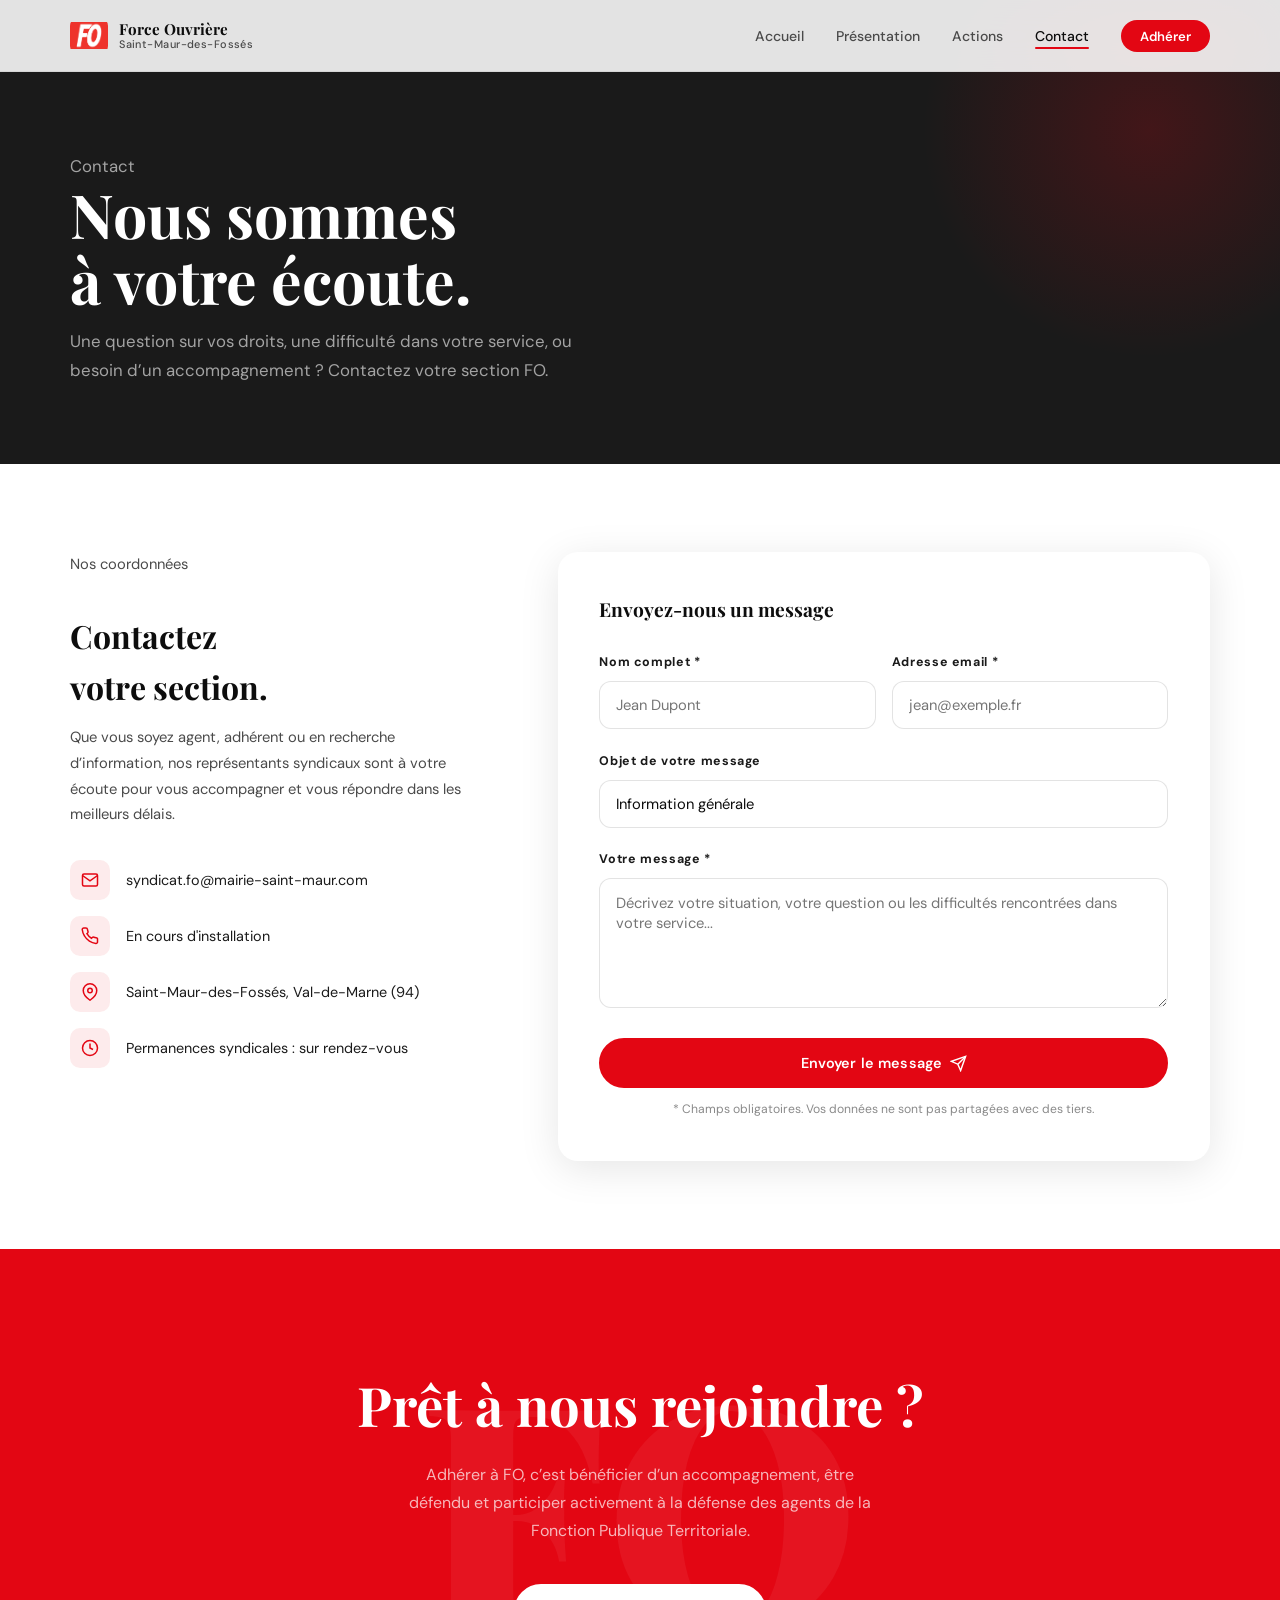
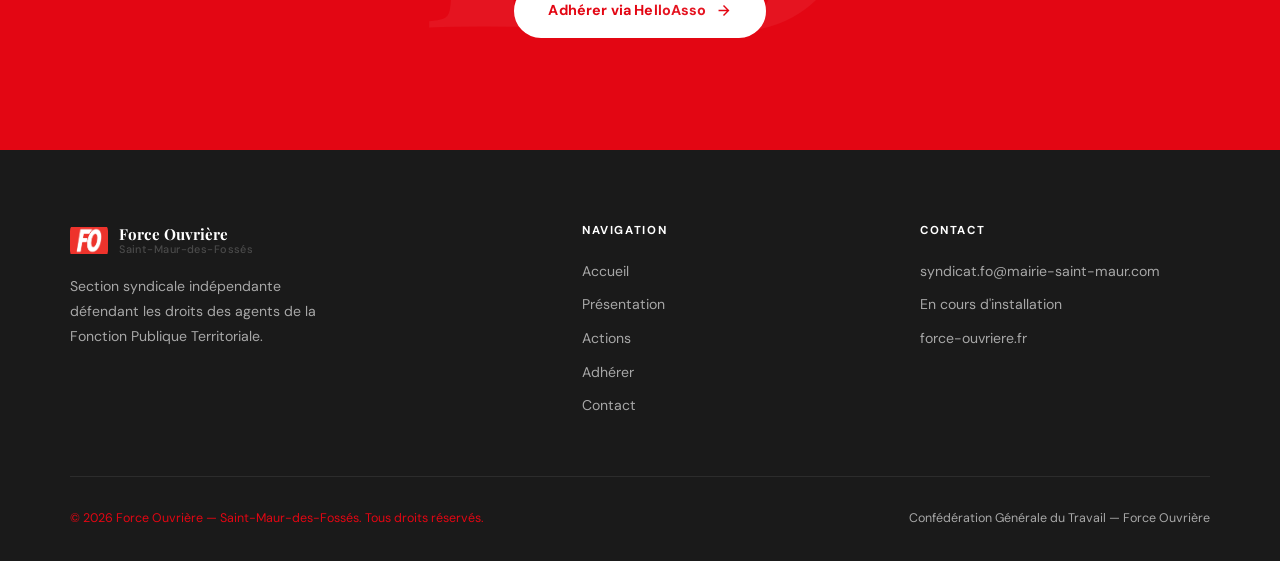
<file: contact.html>
<!DOCTYPE html>
<html lang="fr">
<head>
  <meta charset="UTF-8" />
  <meta name="viewport" content="width=device-width, initial-scale=1.0" />
  <meta name="description" content="Contactez Force Ouvrière Saint-Maur-des-Fossés. Accompagnement des agents de la Fonction Publique Territoriale : conseils, défense et informations syndicales." />
  <title>Contact — Force Ouvrière Saint-Maur-des-Fossés</title>
  <link rel="stylesheet" href="css/styles.css" />
  <link rel="icon" href="data:image/svg+xml,<svg xmlns='http://www.w3.org/2000/svg' viewBox='0 0 100 100'><rect width='100' height='100' rx='18' fill='%23E30613'/><text y='.9em' font-size='72' x='50%25' text-anchor='middle' fill='white' font-weight='bold'>FO</text></svg>" />
</head>
<body>

<!-- =============================================
     NAVBAR
     ============================================= -->
<header>
  <nav class="navbar" role="navigation" aria-label="Navigation principale">
    <div class="nav-inner">
      <a href="index.html" class="nav-logo" aria-label="Accueil Force Ouvrière Saint-Maur">
        <div class="nav-logo-badge" aria-hidden="true">
              <img src="assets/images/logo-fo.png" alt="Logo Force Ouvrière" />
        </div>
        <div class="nav-logo-text">
          <span class="name">Force Ouvrière</span>
          <span class="city">Saint-Maur-des-Fossés</span>
        </div>
      </a>
      <ul class="nav-links" role="list">
        <li><a href="index.html">Accueil</a></li>
        <li><a href="presentation.html">Présentation</a></li>
        <li><a href="actions.html">Actions</a></li>
        <li><a href="contact.html" class="active">Contact</a></li>
        <li><a href="adhesion.html" class="nav-cta">Adhérer</a></li>
      </ul>
      <button class="nav-toggle" aria-label="Menu" aria-expanded="false">
        <span></span><span></span><span></span>
      </button>
    </div>
  </nav>
  <nav class="nav-mobile" aria-label="Menu mobile">
    <a href="index.html">Accueil</a>
    <a href="presentation.html">Présentation</a>
    <a href="actions.html">Actions</a>
    <a href="contact.html" class="active">Contact</a>
    <a href="adhesion.html" class="nav-cta">Adhérer via HelloAsso</a>
  </nav>
</header>

<main>

  <!-- =============================================
       PAGE HEADER
       ============================================= -->
  <section class="page-header fade-in" aria-label="En-tête de page">
    <div class="container">
      <p class="section-tag">Contact</p>
      <h1>Nous sommes<br>à votre écoute.</h1>
      <p>
        Une question sur vos droits, une difficulté dans votre service,
        ou besoin d’un accompagnement ? Contactez votre section FO.
      </p>
    </div>
  </section>


  <!-- =============================================
       CONTACT SECTION
       ============================================= -->
  <section class="contact-section" aria-labelledby="contact-form-title">
    <div class="container">
      <div class="contact-grid">

        <!-- ─ Left column: info ─ -->
        <div class="contact-info fade-in">
          <p class="section-tag">Nos coordonnées</p>
          <h2>Contactez<br>votre section.</h2>
          <p>
            Que vous soyez agent, adhérent ou en recherche d’information,
            nos représentants syndicaux sont à votre écoute pour vous
            accompagner et vous répondre dans les meilleurs délais.
          </p>

          <div class="contact-details">

            <div class="contact-detail-item">
              <div class="contact-detail-icon" aria-hidden="true">
                <!-- Mail icon -->
                <svg viewBox="0 0 24 24"><path d="M4 4h16c1.1 0 2 .9 2 2v12c0 1.1-.9 2-2 2H4c-1.1 0-2-.9-2-2V6c0-1.1.9-2 2-2z"/><polyline points="22,6 12,13 2,6"/></svg>
              </div>
              <a href="mailto:syndicat.fo@mairie-saint-maur.com">
                <span>syndicat.fo@mairie-saint-maur.com</span>
              </a>
            </div>

            <div class="contact-detail-item">
              <div class="contact-detail-icon" aria-hidden="true">
                <!-- Phone icon -->
                <svg viewBox="0 0 24 24"><path d="M22 16.92v3a2 2 0 0 1-2.18 2 19.79 19.79 0 0 1-8.63-3.07A19.5 19.5 0 0 1 4.69 12a19.79 19.79 0 0 1-3.07-8.67A2 2 0 0 1 3.6 1.3h3a2 2 0 0 1 2 1.72c.127.96.361 1.903.7 2.81a2 2 0 0 1-.45 2.11L7.91 8.86a16 16 0 0 0 6.13 6.13l1.02-.92a2 2 0 0 1 2.11-.45c.907.339 1.85.573 2.81.7A2 2 0 0 1 22 16.92z"/></svg>
              </div>
              <a href="tel:">
                <span>En cours d'installation</span>
              </a>
            </div>

            <div class="contact-detail-item">
              <div class="contact-detail-icon" aria-hidden="true">
                <!-- Map pin icon -->
                <svg viewBox="0 0 24 24"><path d="M21 10c0 7-9 13-9 13s-9-6-9-13a9 9 0 0 1 18 0z"/><circle cx="12" cy="10" r="3"/></svg>
              </div>
              <span>Saint-Maur-des-Fossés, Val-de-Marne (94)</span>
            </div>

            <div class="contact-detail-item">
              <div class="contact-detail-icon" aria-hidden="true">
                <!-- Clock icon -->
                <svg viewBox="0 0 24 24"><circle cx="12" cy="12" r="10"/><polyline points="12 6 12 12 16 14"/></svg>
              </div>
              <span>Permanences syndicales : sur rendez-vous</span>
            </div>

          </div>
        </div>

        <!-- ─ Right column: form ─ -->
        <div class="contact-form-wrapper fade-in">
          <h3>Envoyez-nous un message</h3>

          <!-- Contact form -->
          <form id="contact-form" novalidate aria-label="Formulaire de contact">

            <div class="form-row">
              <div class="form-group">
                <label for="name">Nom complet <span aria-hidden="true">*</span></label>
                <input
                  type="text" id="name" name="name"
                  placeholder="Jean Dupont"
                  autocomplete="name"
                  required
                  aria-required="true"
                />
              </div>
              <div class="form-group">
                <label for="email">Adresse email <span aria-hidden="true">*</span></label>
                <input
                  type="email" id="email" name="email"
                  placeholder="jean@exemple.fr"
                  autocomplete="email"
                  required
                  aria-required="true"
                />
              </div>
            </div>

            <div class="form-group">
              <label for="subject">Objet de votre message</label>
              <select id="subject" name="subject">
                <option value="Information générale">Information générale</option>
                <option value="Demande de conseil juridique">Demande de conseil juridique</option>
                <option value="Adhésion">Adhésion</option>
                <option value="Accompagnement individuel">Accompagnement individuel</option>
                <option value="Signalement d'une situation professionnelle">Signalement d'une situation professionnelle</option>
                <option value="Conditions de travail">Conditions de travail</option>
                <option value="Carrière / mobilité">Carrière / mobilité</option>
                <option value="Autre">Autre</option>
              </select>
            </div>

            <div class="form-group">
              <label for="message">Votre message <span aria-hidden="true">*</span></label>
              <textarea
                id="message" name="message"
                placeholder="Décrivez votre situation, votre question ou les difficultés rencontrées dans votre service..."
                required
                aria-required="true"
              ></textarea>
            </div>

            <!-- Submit button -->
            <button type="submit" class="btn btn-primary" style="width:100%; justify-content:center;">
              Envoyer le message
              <svg viewBox="0 0 24 24" fill="none" stroke="currentColor" stroke-width="2" aria-hidden="true"><line x1="22" y1="2" x2="11" y2="13"/><polygon points="22 2 15 22 11 13 2 9 22 2"/></svg>
            </button>

            <p style="font-size:.76rem; color:var(--grey-light); margin-top:.8rem; text-align:center;">
              * Champs obligatoires. Vos données ne sont pas partagées avec des tiers.
            </p>

          </form>

          <!-- Success message (shown after submit) -->
          <div id="form-success" class="form-success" role="status" aria-live="polite">
            <svg viewBox="0 0 24 24" aria-hidden="true"><polyline points="20 6 9 17 4 12"/></svg>
            <p>
              <strong>Message envoyé !</strong><br>
              Votre client mail s'est ouvert avec votre message pré-rempli.
              Un représentant FO vous répondra dans les plus brefs délais.
            </p>
          </div>

        </div>
      </div>
    </div>
  </section>


  <!-- =============================================
       JOIN CTA BAND
       ============================================= -->
  <section class="join-band" aria-label="Appel à adhésion">
    <div class="container fade-in">
      <h2>Prêt à nous rejoindre ?</h2>
      <p>
        Adhérer à FO, c’est bénéficier d’un accompagnement,
        être défendu et participer activement à la défense
        des agents de la Fonction Publique Territoriale.
      </p>
      <a href="adhesion.html" class="btn btn-white">
        Adhérer via HelloAsso
        <svg viewBox="0 0 24 24" fill="none" stroke="currentColor" stroke-width="2" aria-hidden="true"><path d="M5 12h14M12 5l7 7-7 7"/></svg>
      </a>
    </div>
  </section>

</main>


<!-- =============================================
     FOOTER
     ============================================= -->
<footer role="contentinfo">
  <div class="container">
    <div class="footer-grid">
      <div class="footer-brand">
        <div class="nav-logo">
          <div class="nav-logo-badge" aria-hidden="true">
              <img src="assets/images/logo-fo.png" alt="Logo Force Ouvrière" />
        </div>
          <div class="nav-logo-text">
            <span class="name">Force Ouvrière</span>
            <span class="city">Saint-Maur-des-Fossés</span>
          </div>
        </div>
        <p>Section syndicale indépendante défendant les droits des agents de la Fonction Publique Territoriale.</p>
      </div>
      <div class="footer-col">
        <h4>Navigation</h4>
        <a href="index.html">Accueil</a>
        <a href="presentation.html">Présentation</a>
        <a href="actions.html">Actions</a>
        <a href="adhesion.html">Adhérer</a>
        <a href="contact.html">Contact</a>
      </div>
      <div class="footer-col">
        <h4>Contact</h4>
        <a href="mailto:syndicat.fo@mairie-saint-maur.com">syndicat.fo@mairie-saint-maur.com</a>
        <a href="tel:">En cours d'installation</a>
        <a href="https://www.force-ouvriere.fr" target="_blank" rel="noopener">force-ouvriere.fr</a>
      </div>
    </div>
    <div class="footer-bottom">
      <span class="fo-red">© 2026 Force Ouvrière — Saint-Maur-des-Fossés. Tous droits réservés.</span>
      <span>Confédération Générale du Travail — Force Ouvrière</span>
    </div>
  </div>
</footer>

<script src="js/script.js"></script>
</body>
</html>
</file>
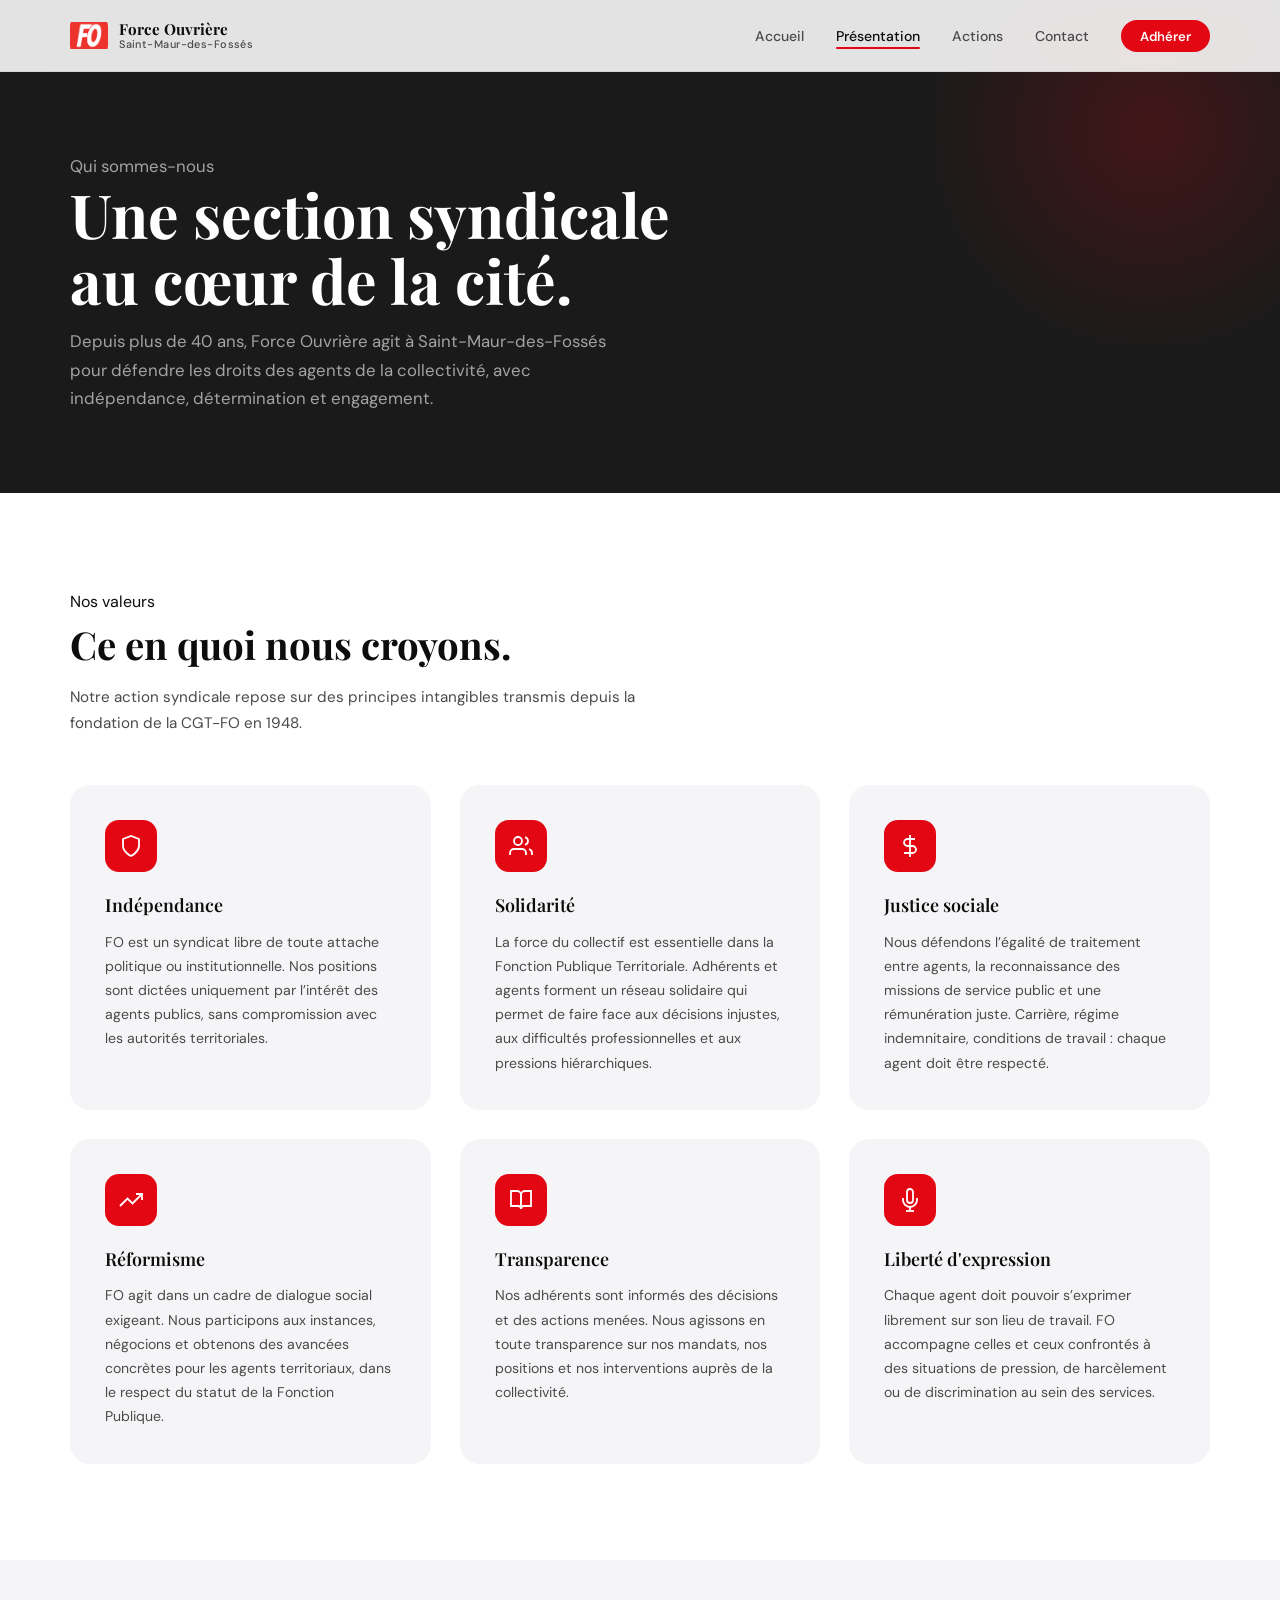
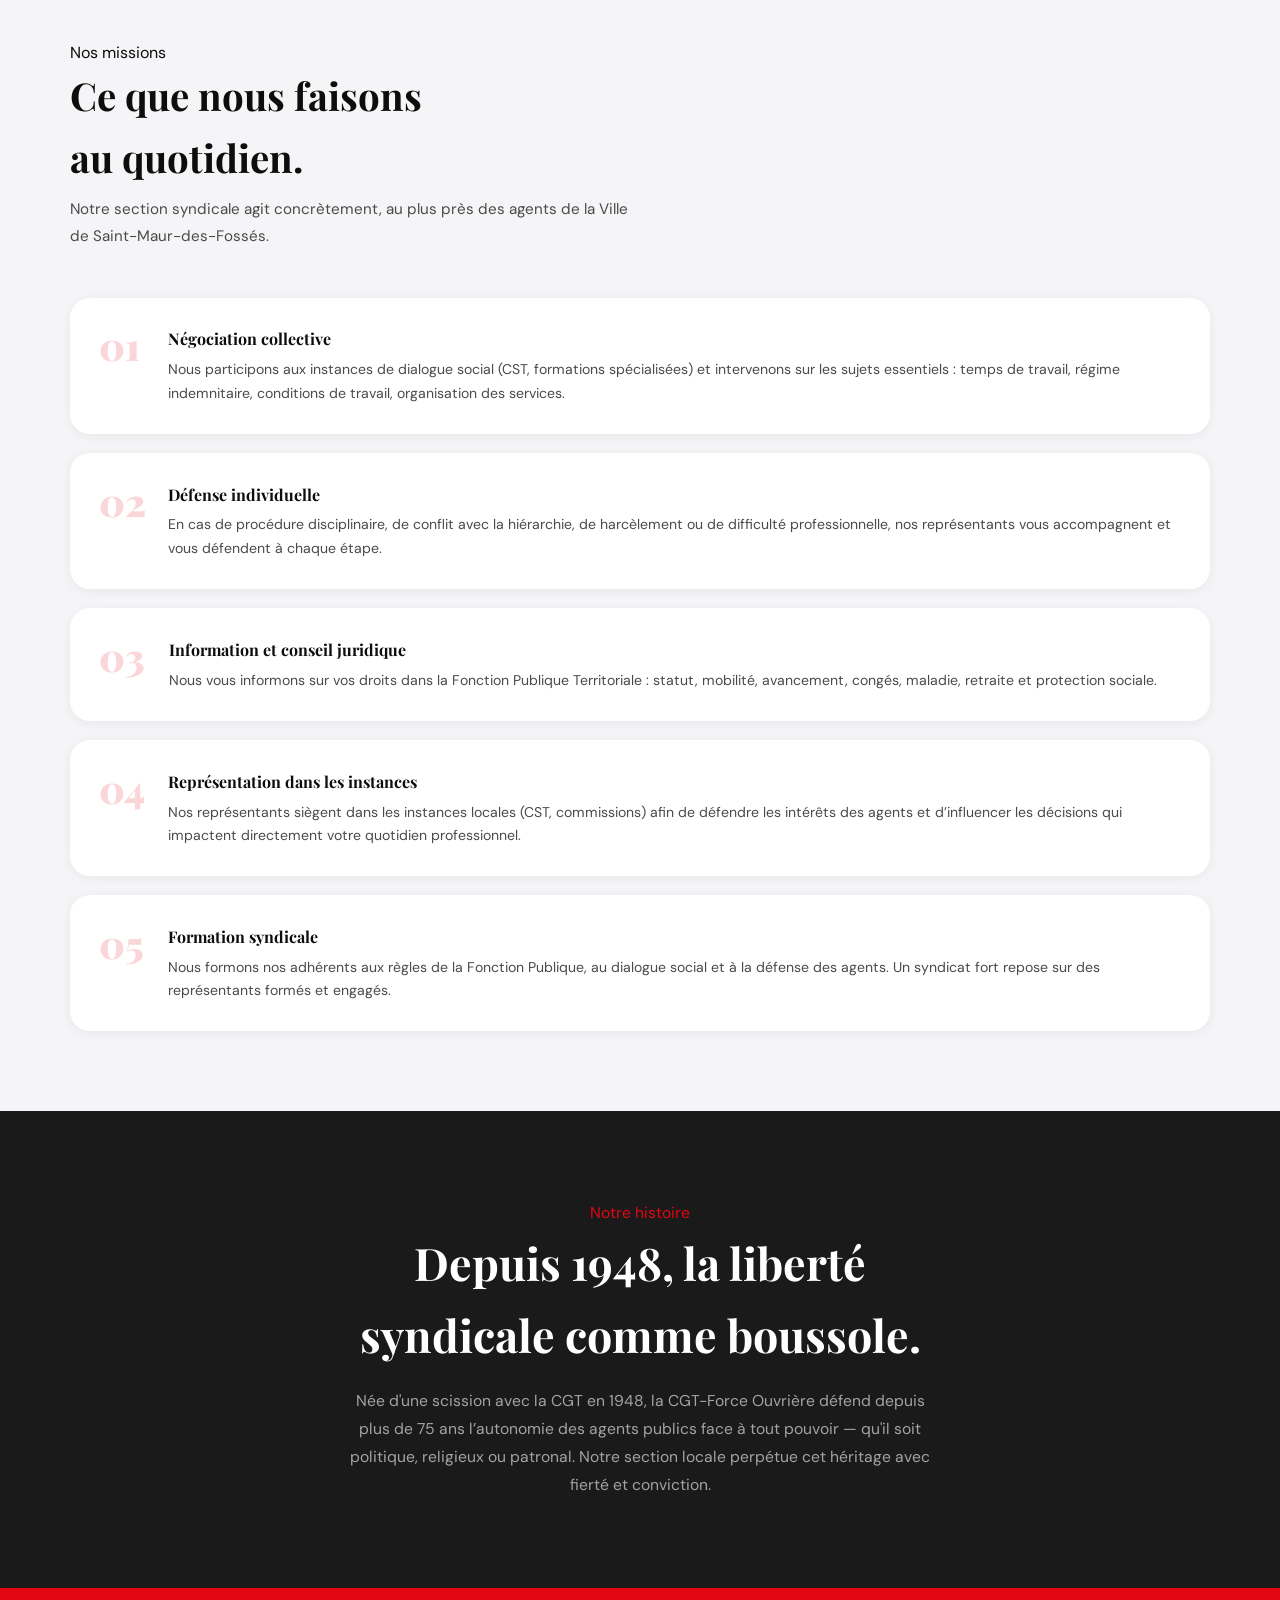
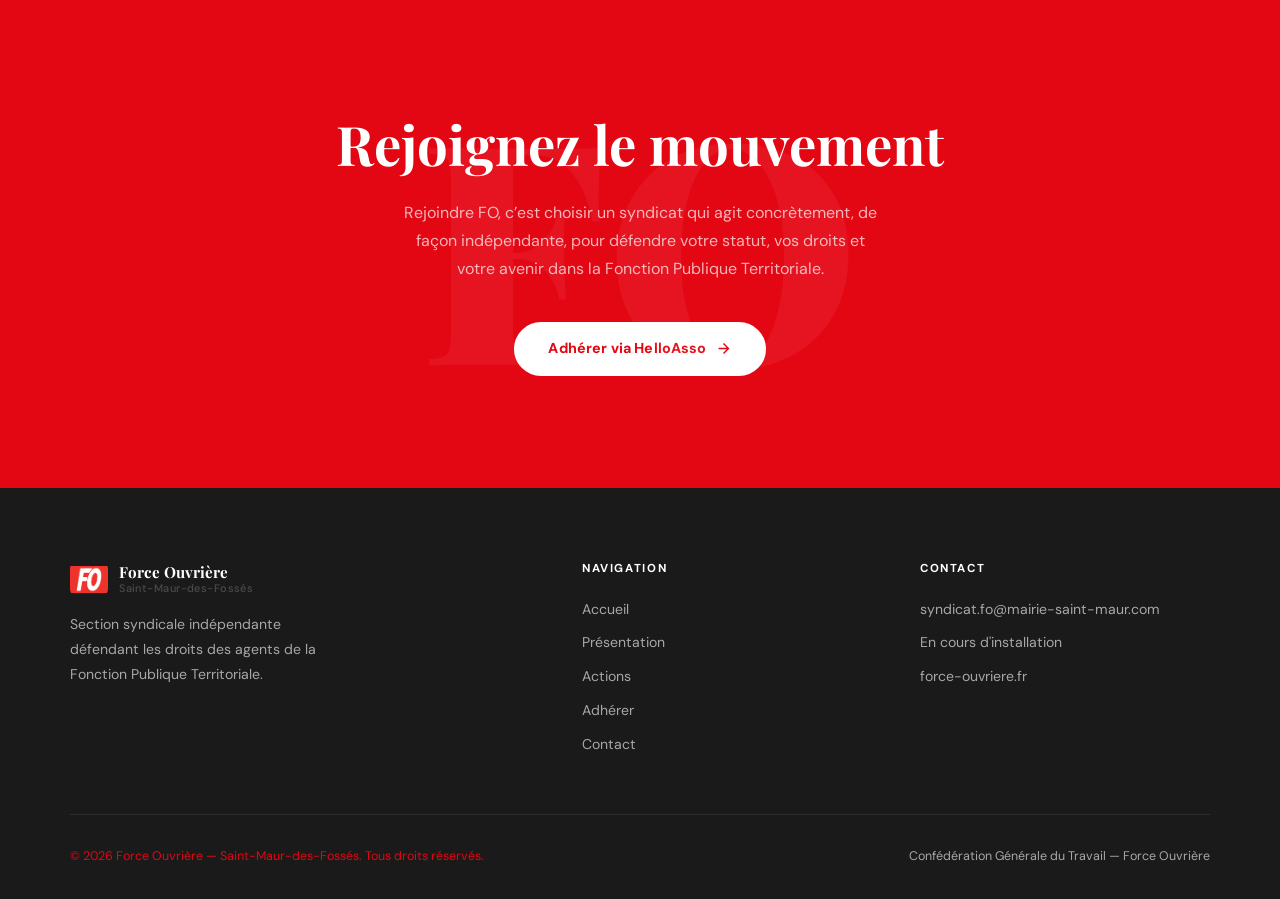
<file: presentation.html>
<!DOCTYPE html>
<html lang="fr">
<head>
  <meta charset="UTF-8" />
  <meta name="viewport" content="width=device-width, initial-scale=1.0" />
  <meta name="description" content="Qui sommes-nous — Force Ouvrière Saint-Maur-des-Fossés. Défense des agents de la Fonction Publique Territoriale, valeurs, missions et engagement syndical." />
  <title>Présentation — Force Ouvrière Saint-Maur-des-Fossés</title>
  <link rel="stylesheet" href="css/styles.css" />
  <link rel="icon" href="data:image/svg+xml,<svg xmlns='http://www.w3.org/2000/svg' viewBox='0 0 100 100'><rect width='100' height='100' rx='18' fill='%23E30613'/><text y='.9em' font-size='72' x='50%25' text-anchor='middle' fill='white' font-weight='bold'>FO</text></svg>" />
</head>
<body>

<!-- =============================================
     NAVBAR
     ============================================= -->
<header>
  <nav class="navbar" role="navigation" aria-label="Navigation principale">
    <div class="nav-inner">
      <a href="index.html" class="nav-logo" aria-label="Accueil Force Ouvrière Saint-Maur">
        <div class="nav-logo-badge" aria-hidden="true">
              <img src="assets/images/logo-fo.png" alt="Logo Force Ouvrière" />
        </div>
        <div class="nav-logo-text">
          <span class="name">Force Ouvrière</span>
          <span class="city">Saint-Maur-des-Fossés</span>
        </div>
      </a>
      <ul class="nav-links" role="list">
        <li><a href="index.html">Accueil</a></li>
        <li><a href="presentation.html" class="active">Présentation</a></li>
        <li><a href="actions.html">Actions</a></li>
        <li><a href="contact.html">Contact</a></li>
        <li><a href="adhesion.html" class="nav-cta">Adhérer</a></li>
      </ul>
      <button class="nav-toggle" aria-label="Menu" aria-expanded="false">
        <span></span><span></span><span></span>
      </button>
    </div>
  </nav>
  <nav class="nav-mobile" aria-label="Menu mobile">
    <a href="index.html">Accueil</a>
    <a href="presentation.html" class="active">Présentation</a>
    <a href="actions.html">Actions</a>
    <a href="contact.html">Contact</a>
    <a href="adhesion.html" class="nav-cta">Adhérer via HelloAsso</a>
  </nav>
</header>

<main>

  <!-- =============================================
       PAGE HEADER
       ============================================= -->
  <section class="page-header fade-in" aria-label="En-tête de page">
    <div class="container">
      <p class="section-tag">Qui sommes-nous</p>
      <h1>Une section syndicale<br>au cœur de la cité.</h1>
      <p>
        Depuis plus de 40 ans, Force Ouvrière agit à Saint-Maur-des-Fossés
        pour défendre les droits des agents de la collectivité,
        avec indépendance, détermination et engagement.
      </p>
    </div>
  </section>


  <!-- =============================================
       NOS VALEURS
       ============================================= -->
  <section class="values-section" aria-labelledby="values-title">
    <div class="container">

      <div class="fade-in">
        <p class="section-tag">Nos valeurs</p>
        <h2 class="section-title" id="values-title">Ce en quoi nous croyons.</h2>
        <p class="section-intro">
          Notre action syndicale repose sur des principes intangibles transmis
          depuis la fondation de la CGT-FO en 1948.
        </p>
      </div>

      <div class="values-grid stagger fade-in">

        <div class="value-card">
          <div class="value-icon" aria-hidden="true">
            <!-- Shield / Independence -->
            <svg viewBox="0 0 24 24"><path d="M12 22s8-4 8-10V5l-8-3-8 3v7c0 6 8 10 8 10z"/></svg>
          </div>
          <h3>Indépendance</h3>
          <p>
            FO est un syndicat libre de toute attache politique ou institutionnelle.
            Nos positions sont dictées uniquement par l’intérêt des agents publics,
            sans compromission avec les autorités territoriales.
          </p>
        </div>

        <div class="value-card">
          <div class="value-icon" aria-hidden="true">
            <!-- Users / Solidarity -->
            <svg viewBox="0 0 24 24"><path d="M17 21v-2a4 4 0 0 0-4-4H5a4 4 0 0 0-4 4v2"/><circle cx="9" cy="7" r="4"/><path d="M23 21v-2a4 4 0 0 0-3-3.87"/><path d="M16 3.13a4 4 0 0 1 0 7.75"/></svg>
          </div>
          <h3>Solidarité</h3>
          <p>
            La force du collectif est essentielle dans la Fonction Publique Territoriale.
            Adhérents et agents forment un réseau solidaire qui permet de faire face
            aux décisions injustes, aux difficultés professionnelles et aux pressions hiérarchiques.
          </p>
        </div>

        <div class="value-card">
          <div class="value-icon" aria-hidden="true">
            <!-- Scale / Justice -->
            <svg viewBox="0 0 24 24"><line x1="12" y1="1" x2="12" y2="23"/><path d="M17 5H9.5a3.5 3.5 0 0 0 0 7h5a3.5 3.5 0 0 1 0 7H6"/></svg>
          </div>
          <h3>Justice sociale</h3>
          <p>
            Nous défendons l’égalité de traitement entre agents, la reconnaissance
            des missions de service public et une rémunération juste.
            Carrière, régime indemnitaire, conditions de travail : chaque agent doit être respecté.
          </p>
        </div>

        <div class="value-card">
          <div class="value-icon" aria-hidden="true">
            <!-- Trending up / Réformisme -->
            <svg viewBox="0 0 24 24"><polyline points="23 6 13.5 15.5 8.5 10.5 1 18"/><polyline points="17 6 23 6 23 12"/></svg>
          </div>
          <h3>Réformisme</h3>
          <p>
            FO agit dans un cadre de dialogue social exigeant.
            Nous participons aux instances, négocions et obtenons des avancées concrètes
            pour les agents territoriaux, dans le respect du statut de la Fonction Publique.
          </p>
        </div>

        <div class="value-card">
          <div class="value-icon" aria-hidden="true">
            <!-- Book / Transparency -->
            <svg viewBox="0 0 24 24"><path d="M2 3h6a4 4 0 0 1 4 4v14a3 3 0 0 0-3-3H2z"/><path d="M22 3h-6a4 4 0 0 0-4 4v14a3 3 0 0 1 3-3h7z"/></svg>
          </div>
          <h3>Transparence</h3>
          <p>
            Nos adhérents sont informés des décisions et des actions menées.
            Nous agissons en toute transparence sur nos mandats, nos positions
            et nos interventions auprès de la collectivité.
          </p>
        </div>

        <div class="value-card">
          <div class="value-icon" aria-hidden="true">
            <!-- Mic / Expression -->
            <svg viewBox="0 0 24 24"><path d="M12 1a3 3 0 0 0-3 3v8a3 3 0 0 0 6 0V4a3 3 0 0 0-3-3z"/><path d="M19 10v2a7 7 0 0 1-14 0v-2"/><line x1="12" y1="19" x2="12" y2="23"/><line x1="8" y1="23" x2="16" y2="23"/></svg>
          </div>
          <h3>Liberté d'expression</h3>
          <p>
            Chaque agent doit pouvoir s’exprimer librement sur son lieu de travail.
            FO accompagne celles et ceux confrontés à des situations de pression,
            de harcèlement ou de discrimination au sein des services.
          </p>
        </div>

      </div>
    </div>
  </section>


  <!-- =============================================
       NOS MISSIONS
       ============================================= -->
  <section class="missions-section" aria-labelledby="missions-title">
    <div class="container">

      <div class="fade-in">
        <p class="section-tag">Nos missions</p>
        <h2 class="section-title" id="missions-title">Ce que nous faisons<br>au quotidien.</h2>
        <p class="section-intro">
          Notre section syndicale agit concrètement, au plus près des agents
          de la Ville de Saint-Maur-des-Fossés.
        </p>
      </div>

      <div class="mission-list stagger fade-in">

        <div class="mission-item">
          <span class="mission-num" aria-hidden="true">01</span>
          <div>
            <h3>Négociation collective</h3>
            <p>
              Nous participons aux instances de dialogue social (CST, formations spécialisées)
              et intervenons sur les sujets essentiels : temps de travail, régime indemnitaire,
              conditions de travail, organisation des services.
            </p>
          </div>
        </div>

        <div class="mission-item">
          <span class="mission-num" aria-hidden="true">02</span>
          <div>
            <h3>Défense individuelle</h3>
            <p>
              En cas de procédure disciplinaire, de conflit avec la hiérarchie,
              de harcèlement ou de difficulté professionnelle, nos représentants
              vous accompagnent et vous défendent à chaque étape.
            </p>
          </div>
        </div>

        <div class="mission-item">
          <span class="mission-num" aria-hidden="true">03</span>
          <div>
            <h3>Information et conseil juridique</h3>
            <p>
              Nous vous informons sur vos droits dans la Fonction Publique Territoriale :
              statut, mobilité, avancement, congés, maladie, retraite et protection sociale.
            </p>
          </div>
        </div>

        <div class="mission-item">
          <span class="mission-num" aria-hidden="true">04</span>
          <div>
            <h3>Représentation dans les instances</h3>
            <p>
              Nos représentants siègent dans les instances locales (CST, commissions)
              afin de défendre les intérêts des agents et d’influencer les décisions
              qui impactent directement votre quotidien professionnel.
            </p>
          </div>
        </div>

        <div class="mission-item">
          <span class="mission-num" aria-hidden="true">05</span>
          <div>
            <h3>Formation syndicale</h3>
            <p>
              Nous formons nos adhérents aux règles de la Fonction Publique,
              au dialogue social et à la défense des agents.
              Un syndicat fort repose sur des représentants formés et engagés.
            </p>
          </div>
        </div>

      </div>
    </div>
  </section>


  <!-- =============================================
       ABOUT BANNER
       ============================================= -->
  <section class="about-banner fade-in" aria-label="Notre histoire">
    <div class="container">
      <p class="section-tag" style="color: var(--red);">Notre histoire</p>
      <h2>Depuis 1948, la liberté<br>syndicale comme boussole.</h2>
      <p>
        Née d'une scission avec la CGT en 1948, la CGT-Force Ouvrière défend 
        depuis plus de 75 ans l’autonomie des agents publics face à tout pouvoir —
        qu'il soit politique, religieux ou patronal. Notre section locale perpétue
        cet héritage avec fierté et conviction.
      </p>
    </div>
  </section>


  <!-- =============================================
       JOIN CTA
       ============================================= -->
  <section class="join-band" aria-label="Appel à adhésion">
    <div class="container fade-in">
      <h2>Rejoignez le mouvement</h2>
      <p>
        Rejoindre FO, c’est choisir un syndicat qui agit concrètement,
        de façon indépendante, pour défendre votre statut, vos droits
        et votre avenir dans la Fonction Publique Territoriale.
      </p>
      <a href="adhesion.html" class="btn btn-white">
        Adhérer via HelloAsso
        <svg viewBox="0 0 24 24" fill="none" stroke="currentColor" stroke-width="2" aria-hidden="true"><path d="M5 12h14M12 5l7 7-7 7"/></svg>
      </a>
    </div>
  </section>

</main>


<!-- =============================================
     FOOTER
     ============================================= -->
<footer role="contentinfo">
  <div class="container">
    <div class="footer-grid">
      <div class="footer-brand">
        <div class="nav-logo">
          <div class="nav-logo-badge" aria-hidden="true">
              <img src="assets/images/logo-fo.png" alt="Logo Force Ouvrière" />
        </div>
          <div class="nav-logo-text">
            <span class="name">Force Ouvrière</span>
            <span class="city">Saint-Maur-des-Fossés</span>
          </div>
        </div>
        <p>Section syndicale indépendante défendant les droits des agents de la Fonction Publique Territoriale.</p>
      </div>
      <div class="footer-col">
        <h4>Navigation</h4>
        <a href="index.html">Accueil</a>
        <a href="presentation.html">Présentation</a>
        <a href="actions.html">Actions</a>
        <a href="adhesion.html">Adhérer</a>
        <a href="contact.html">Contact</a>
      </div>
      <div class="footer-col">
        <h4>Contact</h4>
        <a href="mailto:syndicat.fo@mairie-saint-maur.com">syndicat.fo@mairie-saint-maur.com</a>
        <a href="tel:">En cours d'installation</a>
        <a href="https://www.force-ouvriere.fr" target="_blank" rel="noopener">force-ouvriere.fr</a>
      </div>
    </div>
    <div class="footer-bottom">
      <span class="fo-red">© 2026 Force Ouvrière — Saint-Maur-des-Fossés. Tous droits réservés.</span>
      <span>Confédération Générale du Travail — Force Ouvrière</span>
    </div>
  </div>
</footer>

<script src="js/script.js"></script>
</body>
</html>
</file>
<file: css/styles.css>
/* =============================================
   Force Ouvrière — Saint-Maur-des-Fossés
   styles.css — Global Stylesheet
   ============================================= */

/* ── Google Fonts ─────────────────────────── */
@import url('https://fonts.googleapis.com/css2?family=Playfair+Display:ital,wght@0,400;0,600;0,700;0,900;1,400;1,700&family=DM+Sans:wght@300;400;500;600&display=swap');

/* ── CSS Variables ────────────────────────── */
:root {
  --red:        #E30613;
  --red-dark:   #b8040f;
  --red-light:  #ff1a27;
  --black:      #0d0d0d;
  --grey-dark:  #1a1a1a;
  --grey-mid:   #4a4a4a;
  --grey-light: #8a8a8a;
  --grey-bg:    #f5f5f7;
  --white:      #ffffff;

  --font-display: 'Playfair Display', Georgia, serif;
  --font-body:    'DM Sans', Helvetica, Arial, sans-serif;

  --nav-h:      72px;
  --radius:     12px;
  --radius-lg:  20px;
  --shadow-sm:  0 2px 12px rgba(0,0,0,.06);
  --shadow-md:  0 8px 40px rgba(0,0,0,.10);
  --shadow-lg:  0 20px 60px rgba(0,0,0,.15);
  --transition: 0.35s cubic-bezier(0.25, 0.46, 0.45, 0.94);
}

/* ── Reset & Base ─────────────────────────── */
*, *::before, *::after { box-sizing: border-box; margin: 0; padding: 0; }

html {
  scroll-behavior: smooth;
  font-size: 16px;
  -webkit-font-smoothing: antialiased;
}

body {
  font-family: var(--font-body);
  color: var(--black);
  background: var(--white);
  line-height: 1.6;
  overflow-x: hidden;
}

img { display: block; max-width: 100%; }
a   { text-decoration: none; color: inherit; }
ul  { list-style: none; }
button { cursor: pointer; font-family: inherit; border: none; }

/* ── Utility ──────────────────────────────── */
.container {
  width: 90%;
  max-width: 1140px;
  margin: 0 auto;
}

/* Fade-in animation — JS adds .visible */
.fade-in {
  opacity: 0;
  transform: translateY(28px);
  transition: opacity 0.65s var(--transition), transform 0.65s var(--transition);
}
.fade-in.visible { opacity: 1; transform: none; }

/* Stagger delays for child elements */
.stagger > *:nth-child(1) { transition-delay: 0s;   }
.stagger > *:nth-child(2) { transition-delay: .10s; }
.stagger > *:nth-child(3) { transition-delay: .20s; }
.stagger > *:nth-child(4) { transition-delay: .30s; }
.stagger > *:nth-child(5) { transition-delay: .40s; }
.stagger > *:nth-child(6) { transition-delay: .50s; }

/* =============================================
   NAVBAR
   ============================================= */
.navbar {
  position: fixed;
  top: 0; left: 0; right: 0;
  z-index: 1000;
  height: var(--nav-h);
  display: flex;
  align-items: center;
  background: rgba(255,255,255,.88);
  backdrop-filter: saturate(180%) blur(20px);
  -webkit-backdrop-filter: saturate(180%) blur(20px);
  border-bottom: 1px solid rgba(0,0,0,.06);
  transition: box-shadow var(--transition);
}
.navbar.scrolled { box-shadow: var(--shadow-sm); }

.nav-inner {
  display: flex;
  align-items: center;
  justify-content: space-between;
  width: 90%;
  max-width: 1140px;
  margin: 0 auto;
}

/* ─ Logo ─ */
.nav-logo {
  display: flex;
  align-items: center;
  gap: .7rem;
}
.nav-logo-badge {
  width: 38px; height: 38px;
  /*background: var(--red);*/
  border-radius: 9px;
  display: flex; align-items: center; justify-content: center;
}
.nav-logo-badge svg { width: 22px; height: 22px; fill: var(--white); }
.nav-logo-text { display: flex; flex-direction: column; line-height: 1.15; }
.nav-logo-text .name {
  font-family: var(--font-display);
  font-size: .95rem;
  font-weight: 700;
  color: var(--black);
}
.nav-logo-text .city {
  font-size: .68rem;
  font-weight: 500;
  color: var(--grey-mid);
  letter-spacing: .04em;
}

/* ─ Links ─ */
.nav-links {
  display: flex;
  align-items: center;
  gap: 2rem;
}
.nav-links a {
  font-size: .88rem;
  font-weight: 500;
  color: var(--grey-mid);
  position: relative;
  transition: color var(--transition);
}
.nav-links a::after {
  content: '';
  position: absolute;
  bottom: -4px; left: 0;
  width: 0; height: 2px;
  background: var(--red);
  border-radius: 2px;
  transition: width var(--transition);
}
.nav-links a:hover,
.nav-links a.active { color: var(--black); }
.nav-links a:hover::after,
.nav-links a.active::after { width: 100%; }

/* ─ CTA pill in nav ─ */
.nav-cta {
  background: var(--red) !important;
  color: var(--white) !important;
  padding: .48rem 1.2rem !important;
  border-radius: 50px;
  font-weight: 600 !important;
  font-size: .82rem !important;
  transition: background var(--transition), transform var(--transition), box-shadow var(--transition) !important;
}
.nav-cta::after { display: none !important; }
.nav-cta:hover {
  background: var(--red-dark) !important;
  transform: translateY(-1px) !important;
  box-shadow: 0 6px 20px rgba(227,6,19,.35) !important;
  color: var(--white) !important;
}

/* ─ Hamburger ─ */
.nav-toggle {
  display: none;
  flex-direction: column;
  gap: 5px;
  padding: 6px;
  background: none;
  border: none;
}
.nav-toggle span {
  display: block;
  width: 22px; height: 2px;
  background: var(--black);
  border-radius: 2px;
  transition: var(--transition);
}
.nav-toggle.open span:nth-child(1) { transform: translateY(7px) rotate(45deg); }
.nav-toggle.open span:nth-child(2) { opacity: 0; transform: scaleX(0); }
.nav-toggle.open span:nth-child(3) { transform: translateY(-7px) rotate(-45deg); }

/* ─ Mobile menu ─ */
.nav-mobile {
  display: none;
  position: fixed;
  top: var(--nav-h); left: 0; right: 0;
  background: var(--white);
  border-bottom: 1px solid rgba(0,0,0,.08);
  padding: 1.5rem 5%;
  flex-direction: column;
  gap: 1.2rem;
  z-index: 999;
  box-shadow: var(--shadow-md);
}
.nav-mobile.open { display: flex; }
.nav-mobile a {
  font-size: 1rem;
  font-weight: 500;
  color: var(--grey-mid);
  padding: .45rem 0;
  border-bottom: 1px solid rgba(0,0,0,.05);
  transition: color var(--transition);
}
.nav-mobile a:hover, .nav-mobile a.active { color: var(--red); }
.nav-mobile .nav-cta {
  text-align: center;
  padding: .75rem !important;
  border-radius: var(--radius) !important;
  border-bottom: none !important;
  font-size: .9rem !important;
}

.nav-logo img {
  width: 100%;
  height: 100%;
  object-fit: contain;
  border-radius: 9px; /* même arrondi que le carré rouge */
}

/* =============================================
   FOOTER
   ============================================= */
footer {
  background: var(--grey-dark);
  color: rgba(255,255,255,.62);
  padding: 4.5rem 0 2rem;
}
.footer-grid {
  display: grid;
  grid-template-columns: 1.6fr 1fr 1fr;
  gap: 3rem;
  padding-bottom: 3rem;
  border-bottom: 1px solid rgba(255,255,255,.08);
}
.footer-brand p {
  font-size: .88rem;
  line-height: 1.75;
  margin-top: .9rem;
  max-width: 280px;
}
.footer-brand .nav-logo-text .name { color: var(--white); }
.footer-col h4 {
  font-size: .72rem;
  font-weight: 700;
  letter-spacing: .14em;
  text-transform: uppercase;
  color: var(--white);
  margin-bottom: 1.2rem;
}
.footer-col a {
  display: block;
  font-size: .88rem;
  margin-bottom: .7rem;
  transition: color var(--transition);
}
.footer-col a:hover { color: var(--red); }
.footer-bottom {
  display: flex;
  justify-content: space-between;
  align-items: center;
  padding-top: 2rem;
  font-size: .78rem;
  flex-wrap: wrap;
  gap: 1rem;
}
.footer-bottom .fo-red { color: var(--red); }

/* =============================================
   BUTTONS
   ============================================= */
.btn {
  display: inline-flex;
  align-items: center;
  gap: .5rem;
  padding: .85rem 2rem;
  border-radius: 50px;
  font-family: var(--font-body);
  font-weight: 600;
  font-size: .9rem;
  letter-spacing: .01em;
  transition: background var(--transition), transform var(--transition),
              box-shadow var(--transition), color var(--transition), border-color var(--transition);
  cursor: pointer;
  border: 2px solid transparent;
}
.btn svg { width: 17px; height: 17px; transition: transform var(--transition); flex-shrink: 0; }
.btn:hover svg { transform: translateX(4px); }

.btn-primary { background: var(--red); color: var(--white); border-color: var(--red); }
.btn-primary:hover {
  background: var(--red-dark); border-color: var(--red-dark);
  transform: translateY(-2px);
  box-shadow: 0 10px 30px rgba(227,6,19,.35);
}

.btn-outline { background: transparent; color: var(--white); border-color: rgba(255,255,255,.5); }
.btn-outline:hover { background: rgba(255,255,255,.1); border-color: var(--white); transform: translateY(-2px); }

.btn-outline-dark { background: transparent; color: var(--black); border-color: rgba(0,0,0,.2); }
.btn-outline-dark:hover { background: var(--black); color: var(--white); border-color: var(--black); transform: translateY(-2px); }

.btn-white { background: var(--white); color: var(--red); border-color: var(--white); font-weight: 700; }
.btn-white:hover { background: transparent; color: var(--white); transform: translateY(-2px); box-shadow: 0 10px 30px rgba(0,0,0,.2); }

/* =============================================
   PAGE HEADER (inner pages)
   ============================================= */
.page-header {
  padding: calc(var(--nav-h) + 5rem) 0 5rem;
  background: var(--grey-dark);
  color: var(--white);
  position: relative;
  overflow: hidden;
}
.page-header::before {
  content: '';
  position: absolute;
  top: -100px; right: -100px;
  width: 460px; height: 460px;
  border-radius: 50%;
  background: radial-gradient(circle, rgba(227,6,19,.2) 0%, transparent 70%);
  pointer-events: none;
}
.page-header h1 {
  font-family: var(--font-display);
  font-size: clamp(2.4rem, 5vw, 3.8rem);
  font-weight: 700;
  line-height: 1.1;
  margin-bottom: .8rem;
}
.page-header p {
  font-size: 1.05rem;
  color: rgba(255,255,255,.6);
  max-width: 540px;
  line-height: 1.7;
}

/* =============================================
   INDEX — HERO
   ============================================= */
.hero {
  min-height: 100vh;
  display: flex;
  align-items: center;
  background: var(--black);
  position: relative;
  overflow: hidden;
  padding-top: var(--nav-h);
}

/* Subtle grain texture */
.hero::before {
  content: '';
  position: absolute;
  inset: 0;
  background-image:
    radial-gradient(ellipse 60% 50% at 70% 50%, rgba(227,6,19,.12) 0%, transparent 60%),
    url("data:image/svg+xml,%3Csvg xmlns='http://www.w3.org/2000/svg' width='300' height='300'%3E%3Cfilter id='n'%3E%3CfeTurbulence type='fractalNoise' baseFrequency='.85' numOctaves='4' stitchTiles='stitch'/%3E%3C/filter%3E%3Crect width='300' height='300' filter='url(%23n)' opacity='.035'/%3E%3C/svg%3E");
  pointer-events: none;
}

/* Red glow at bottom */
.hero::after {
  content: '';
  position: absolute;
  bottom: -120px; left: 50%;
  transform: translateX(-50%);
  width: 900px; height: 360px;
  background: radial-gradient(ellipse, rgba(227,6,19,.18) 0%, transparent 68%);
  pointer-events: none;
}

.hero-content {
  position: relative;
  z-index: 1;
  padding: 7rem 0 5rem;
}

.hero-eyebrow {
  display: flex;
  align-items: center;
  gap: .7rem;
  margin-bottom: 1.6rem;
}
.hero-eyebrow-line { width: 32px; height: 2px; background: var(--red); border-radius: 2px; }
.hero-eyebrow span {
  font-size: .7rem;
  font-weight: 700;
  letter-spacing: .2em;
  text-transform: uppercase;
  color: var(--red);
}

.hero h1 {
  font-family: var(--font-display);
  font-size: clamp(3rem, 7.5vw, 5.6rem);
  font-weight: 900;
  line-height: 1.0;
  color: var(--white);
  margin-bottom: 1.6rem;
  max-width: 820px;
}
.hero h1 em { font-style: italic; color: var(--red); }

.hero-sub {
  font-size: 1.12rem;
  color: rgba(255,255,255,.52);
  max-width: 480px;
  margin-bottom: 2.6rem;
  line-height: 1.8;
}

.hero-btns { display: flex; gap: 1rem; flex-wrap: wrap; }

/* Scroll cue */
.hero-scroll {
  position: absolute;
  bottom: 2.5rem; left: 50%;
  transform: translateX(-50%);
  display: flex; flex-direction: column; align-items: center;
  gap: .4rem;
  opacity: .4;
  animation: heroBounce 2.4s ease-in-out infinite;
  z-index: 1;
}
.hero-scroll span {
  font-size: .62rem;
  letter-spacing: .14em;
  text-transform: uppercase;
  color: var(--white);
}
.hero-scroll svg { width: 18px; height: 18px; stroke: var(--white); fill: none; stroke-width: 1.8; }

@keyframes heroBounce {
  0%,100% { transform: translateX(-50%) translateY(0); }
  50%      { transform: translateX(-50%) translateY(9px); }
}

/* ─ Intro band ─ */
.intro-band { padding: 6rem 0; background: var(--grey-bg); }

.intro-inner {
  display: grid;
  grid-template-columns: 1fr 1fr;
  gap: 6rem;
  align-items: center;
}
.intro-label {
  font-size: .7rem; font-weight: 700;
  letter-spacing: .18em; text-transform: uppercase;
  color: var(--red); margin-bottom: .8rem;
}
.intro-inner h2 {
  font-family: var(--font-display);
  font-size: clamp(1.8rem, 3vw, 2.6rem);
  line-height: 1.2; margin-bottom: 1.2rem;
}
.intro-inner p {
  color: var(--grey-mid);
  font-size: .95rem; line-height: 1.8; margin-bottom: 1.8rem;
}

.intro-stats { display: grid; grid-template-columns: 1fr 1fr; gap: 1.2rem; }

.stat-box {
  background: var(--white);
  border-radius: var(--radius);
  padding: 1.4rem;
  box-shadow: var(--shadow-sm);
}
.stat-box strong {
  display: block;
  font-family: var(--font-display);
  font-size: 2.1rem; font-weight: 700;
  color: var(--red); line-height: 1; margin-bottom: .3rem;
}
.stat-box span { font-size: .82rem; color: var(--grey-mid); }

/* ─ Actions preview (home) ─ */
.actions-preview { padding: 6rem 0; }

.section-header {
  display: flex;
  justify-content: space-between;
  align-items: flex-end;
  margin-bottom: 3rem;
  flex-wrap: wrap; gap: 1rem;
}
.section-header h2 {
  font-family: var(--font-display);
  font-size: clamp(1.8rem, 3vw, 2.4rem);
  line-height: 1.2;
}

.action-cards-grid {
  display: grid;
  grid-template-columns: repeat(3, 1fr);
  gap: 1.5rem;
}

/* ─ Join CTA band ─ */
.join-band {
  padding: 7rem 0;
  background: var(--red);
  text-align: center;
  position: relative;
  overflow: hidden;
}
.join-band::before {
  content: 'FO';
  position: absolute;
  font-family: var(--font-display);
  font-size: 24vw; font-weight: 900;
  color: rgba(255,255,255,.055);
  top: 50%; left: 50%;
  transform: translate(-50%,-50%);
  pointer-events: none;
  white-space: nowrap; line-height: 1;
}
.join-band h2 {
  font-family: var(--font-display);
  font-size: clamp(2rem, 4.5vw, 3.4rem);
  font-weight: 700; color: var(--white);
  margin-bottom: .8rem; position: relative;
}
.join-band p {
  color: rgba(255,255,255,.7);
  font-size: 1rem;
  max-width: 480px; margin: 0 auto 2.4rem;
  position: relative; line-height: 1.75;
}

/* =============================================
   ACTION CARDS (shared)
   ============================================= */
.action-card {
  background: var(--white);
  border-radius: var(--radius-lg);
  padding: 1.8rem;
  box-shadow: var(--shadow-sm);
  border: 1px solid rgba(0,0,0,.05);
  transition: transform var(--transition), box-shadow var(--transition);
  display: flex; flex-direction: column; gap: .8rem;
}
.action-card:hover { transform: translateY(-5px); box-shadow: var(--shadow-md); }

.action-card-top {
  display: flex;
  justify-content: space-between;
  align-items: flex-start;
  gap: .6rem;
}
.action-card h3 {
  font-family: var(--font-display);
  font-size: 1.08rem; font-weight: 600;
  line-height: 1.3; flex: 1;
}
.badge {
  display: inline-block;
  padding: .24rem .7rem;
  border-radius: 50px;
  font-size: .66rem; font-weight: 700;
  letter-spacing: .06em; text-transform: uppercase;
  white-space: nowrap; flex-shrink: 0;
}
.badge-encours  { background: #fff0f1; color: var(--red); }
.badge-avenir   { background: #fffbea; color: #9a6f00; }
.badge-terminee { background: #f0f0f0; color: #666; }

.action-card p { font-size: .88rem; color: var(--grey-mid); line-height: 1.65; flex: 1; }

.action-card-date {
  font-size: .74rem; font-weight: 500; color: var(--grey-light);
  display: flex; align-items: center; gap: .3rem;
}
.action-card-date svg { width: 13px; height: 13px; stroke: currentColor; fill: none; stroke-width: 2; }

/* =============================================
   PRESENTATION PAGE
   ============================================= */
.values-section { padding: 6rem 0; }

.values-grid {
  display: grid;
  grid-template-columns: repeat(3, 1fr);
  gap: 1.8rem;
  margin-top: 3rem;
}
.value-card {
  padding: 2.2rem;
  border-radius: var(--radius-lg);
  background: var(--grey-bg);
  transition: background var(--transition), transform var(--transition), box-shadow var(--transition);
}
.value-card:hover { background: var(--white); transform: translateY(-5px); box-shadow: var(--shadow-md); }

.value-icon {
  width: 52px; height: 52px;
  border-radius: 14px; background: var(--red);
  display: flex; align-items: center; justify-content: center;
  margin-bottom: 1.2rem;
}
.value-icon svg { width: 24px; height: 24px; stroke: var(--white); fill: none; stroke-width: 1.8; }

.value-card h3 { font-family: var(--font-display); font-size: 1.12rem; font-weight: 600; margin-bottom: .6rem; }
.value-card p  { font-size: .88rem; color: var(--grey-mid); line-height: 1.72; }

/* Missions */
.missions-section { padding: 5rem 0; background: var(--grey-bg); }

.section-title {
  font-family: var(--font-display);
  font-size: clamp(1.8rem, 3vw, 2.4rem);
  font-weight: 700; margin-bottom: .5rem;
}
.section-intro {
  color: var(--grey-mid);
  font-size: .95rem; max-width: 580px; line-height: 1.75;
}

.mission-list { display: flex; flex-direction: column; gap: 1.2rem; margin-top: 3rem; }

.mission-item {
  display: flex; align-items: flex-start; gap: 1.5rem;
  background: var(--white); padding: 1.8rem;
  border-radius: var(--radius-lg); box-shadow: var(--shadow-sm);
  transition: transform var(--transition);
}
.mission-item:hover { transform: translateX(6px); }

.mission-num {
  font-family: var(--font-display);
  font-size: 2.4rem; font-weight: 900;
  color: var(--red); opacity: .16;
  line-height: 1; min-width: 2.8rem;
}
.mission-item h3 { font-family: var(--font-display); font-size: 1rem; font-weight: 700; margin-bottom: .4rem; }
.mission-item p  { font-size: .88rem; color: var(--grey-mid); line-height: 1.65; }

/* About band */
.about-banner {
  padding: 5.5rem 0;
  background: var(--grey-dark);
  color: var(--white);
  text-align: center;
}
.about-banner h2 {
  font-family: var(--font-display);
  font-size: clamp(1.8rem, 3.5vw, 2.8rem);
  margin-bottom: 1rem;
}
.about-banner p {
  color: rgba(255,255,255,.6);
  max-width: 580px; margin: 0 auto;
  font-size: .98rem; line-height: 1.8;
}

/* =============================================
   ADHESION PAGE
   ============================================= */
.why-section { padding: 6rem 0; }

.why-grid {
  display: grid;
  grid-template-columns: repeat(2, 1fr);
  gap: 1.5rem; margin-top: 3rem;
}
.why-card {
  display: flex; gap: 1.2rem; align-items: flex-start;
  padding: 1.8rem; background: var(--white);
  border-radius: var(--radius-lg); box-shadow: var(--shadow-sm);
  border: 1px solid rgba(0,0,0,.05);
  transition: transform var(--transition), box-shadow var(--transition);
}
.why-card:hover { transform: translateY(-4px); box-shadow: var(--shadow-md); }

.why-card-icon {
  width: 44px; height: 44px; border-radius: 12px;
  background: rgba(227,6,19,.08);
  display: flex; align-items: center; justify-content: center; flex-shrink: 0;
}
.why-card-icon svg { width: 20px; height: 20px; stroke: var(--red); fill: none; stroke-width: 2; }
.why-card h3 { font-size: 1rem; font-weight: 700; margin-bottom: .4rem; }
.why-card p  { font-size: .86rem; color: var(--grey-mid); line-height: 1.65; }

/* Benefits */
.benefits-section { padding: 5rem 0; background: var(--grey-bg); }

.benefits-grid {
  display: grid;
  grid-template-columns: repeat(3, 1fr);
  gap: 1.5rem; margin-top: 3rem;
}
.benefit-item {
  text-align: center; padding: 2rem 1.5rem;
  border-radius: var(--radius-lg);
  border: 1px solid rgba(0,0,0,.07);
  background: var(--white);
  transition: border-color var(--transition), box-shadow var(--transition), transform var(--transition);
}
.benefit-item:hover { border-color: var(--red); box-shadow: 0 4px 24px rgba(227,6,19,.1); transform: translateY(-4px); }

.benefit-item svg { width: 32px; height: 32px; stroke: var(--red); fill: none; stroke-width: 1.6; margin: 0 auto .9rem; display: block; }
.benefit-item h3 { font-size: .95rem; font-weight: 700; margin-bottom: .4rem; }
.benefit-item p  { font-size: .82rem; color: var(--grey-mid); line-height: 1.65; }

/* CTA section */
.adhesion-cta-section { padding: 7rem 0; background: var(--white); }

.adhesion-cta-card {
  max-width: 620px; margin: 0 auto;
  background: var(--grey-dark); color: var(--white);
  border-radius: var(--radius-lg);
  padding: 4rem 3rem;
  box-shadow: var(--shadow-lg);
  text-align: center;
  position: relative; overflow: hidden;
}
.adhesion-cta-card::before {
  content: '';
  position: absolute;
  top: -60px; right: -60px;
  width: 280px; height: 280px;
  border-radius: 50%;
  background: radial-gradient(circle, rgba(227,6,19,.22) 0%, transparent 70%);
  pointer-events: none;
}
.adhesion-cta-card h2 {
  font-family: var(--font-display);
  font-size: 1.9rem; font-weight: 700; margin-bottom: .8rem;
  position: relative;
}
.adhesion-cta-card p {
  color: rgba(255,255,255,.65);
  font-size: .92rem; margin-bottom: 2.2rem;
  line-height: 1.75; position: relative;
}
.adhesion-cta-card .btn-primary { font-size: 1rem; padding: 1rem 2.6rem; position: relative; }
.adhesion-note {
  font-size: .76rem; color: rgba(255,255,255,.38);
  margin-top: .9rem; position: relative;
}

/* =============================================
   ACTIONS PAGE
   ============================================= */
.actions-page-section { padding: 5rem 0; background: var(--grey-bg); }

.actions-category { margin-bottom: 4rem; }

.category-title {
  display: flex; align-items: center; gap: 1rem;
  margin-bottom: 2rem; padding-bottom: 1rem;
  border-bottom: 2px solid rgba(0,0,0,.07);
}
.category-title h2 {
  font-family: var(--font-display);
  font-size: 1.5rem; font-weight: 700;
}
.category-count {
  background: var(--white); border: 1px solid rgba(0,0,0,.1);
  border-radius: 50px; padding: .22rem .75rem;
  font-size: .72rem; font-weight: 700; color: var(--grey-mid);
}

.actions-grid {
  display: grid;
  grid-template-columns: repeat(auto-fill, minmax(300px, 1fr));
  gap: 1.5rem;
}

.no-actions {
  font-size: .9rem; color: var(--grey-light);
  padding: 1rem 0; font-style: italic;
}

/* =============================================
   CONTACT PAGE
   ============================================= */
.contact-section { padding: 5.5rem 0; }

.contact-grid {
  display: grid;
  grid-template-columns: 1fr 1.6fr;
  gap: 5rem; align-items: start;
}
.contact-info h2 {
  font-family: var(--font-display);
  font-size: clamp(1.6rem, 2.5vw, 2.1rem);
  font-weight: 700; margin-bottom: .8rem;
}
.contact-info p { color: var(--grey-mid); font-size: .92rem; line-height: 1.75; margin-bottom: 2rem; }

.contact-details { display: flex; flex-direction: column; gap: 1rem; }
.contact-detail-item { display: flex; align-items: center; gap: 1rem; font-size: .9rem; }
.contact-detail-icon {
  width: 40px; height: 40px;
  background: rgba(227,6,19,.08); border-radius: 10px;
  display: flex; align-items: center; justify-content: center; flex-shrink: 0;
}
.contact-detail-icon svg { width: 18px; height: 18px; stroke: var(--red); fill: none; stroke-width: 2; }
.contact-detail-item span { color: var(--grey-dark); }

/* Form */
.contact-form-wrapper {
  background: var(--white);
  border-radius: var(--radius-lg);
  padding: 2.6rem;
  box-shadow: var(--shadow-md);
}
.contact-form-wrapper h3 {
  font-family: var(--font-display);
  font-size: 1.2rem; font-weight: 700; margin-bottom: 1.8rem;
}

.form-group { margin-bottom: 1.4rem; }
.form-group label {
  display: block; font-size: .78rem; font-weight: 700;
  letter-spacing: .05em; color: var(--grey-dark); margin-bottom: .5rem;
}
.form-group input,
.form-group textarea,
.form-group select {
  width: 100%; padding: .82rem 1rem;
  border: 1.5px solid rgba(0,0,0,.11);
  border-radius: var(--radius);
  font-family: var(--font-body); font-size: .92rem;
  color: var(--black); background: var(--white);
  transition: border-color var(--transition), box-shadow var(--transition);
  outline: none;
  -webkit-appearance: none;
}
.form-group input:focus,
.form-group textarea:focus,
.form-group select:focus {
  border-color: var(--red);
  box-shadow: 0 0 0 3px rgba(227,6,19,.1);
}
.form-group textarea { resize: vertical; min-height: 130px; }
.form-row { display: grid; grid-template-columns: 1fr 1fr; gap: 1rem; }

.form-success {
  display: none; text-align: center;
  padding: 2rem; background: #f0faf5;
  border-radius: var(--radius); border: 1px solid rgba(26,122,74,.18);
}
.form-success svg {
  width: 38px; height: 38px; stroke: #1a7a4a;
  fill: none; stroke-width: 1.6; margin: 0 auto .7rem; display: block;
}
.form-success p { color: #1a7a4a; font-size: .92rem; font-weight: 500; }

/* =============================================
   RESPONSIVE
   ============================================= */
@media (max-width: 980px) {
  .nav-links  { display: none; }
  .nav-toggle { display: flex; }

  .intro-inner       { grid-template-columns: 1fr; gap: 2.5rem; }
  .action-cards-grid { grid-template-columns: 1fr 1fr; }
  .values-grid       { grid-template-columns: 1fr 1fr; }
  .benefits-grid     { grid-template-columns: 1fr 1fr; }
  .why-grid          { grid-template-columns: 1fr; }
  .footer-grid       { grid-template-columns: 1fr 1fr; }
  .contact-grid      { grid-template-columns: 1fr; gap: 2.5rem; }
}

@media (max-width: 640px) {
  .action-cards-grid { grid-template-columns: 1fr; }
  .values-grid       { grid-template-columns: 1fr; }
  .benefits-grid     { grid-template-columns: 1fr; }
  .footer-grid       { grid-template-columns: 1fr; gap: 2rem; }
  .hero-btns         { flex-direction: column; align-items: flex-start; }
  .adhesion-cta-card { padding: 2.4rem 1.5rem; }
  .form-row          { grid-template-columns: 1fr; }
  .section-header    { flex-direction: column; align-items: flex-start; }
  .contact-form-wrapper { padding: 1.5rem; }
  .intro-stats       { grid-template-columns: 1fr 1fr; }
  .missions-section, .about-banner { padding: 3.5rem 0; }
  .values-section, .why-section, .benefits-section { padding: 3.5rem 0; }
}
</file>
